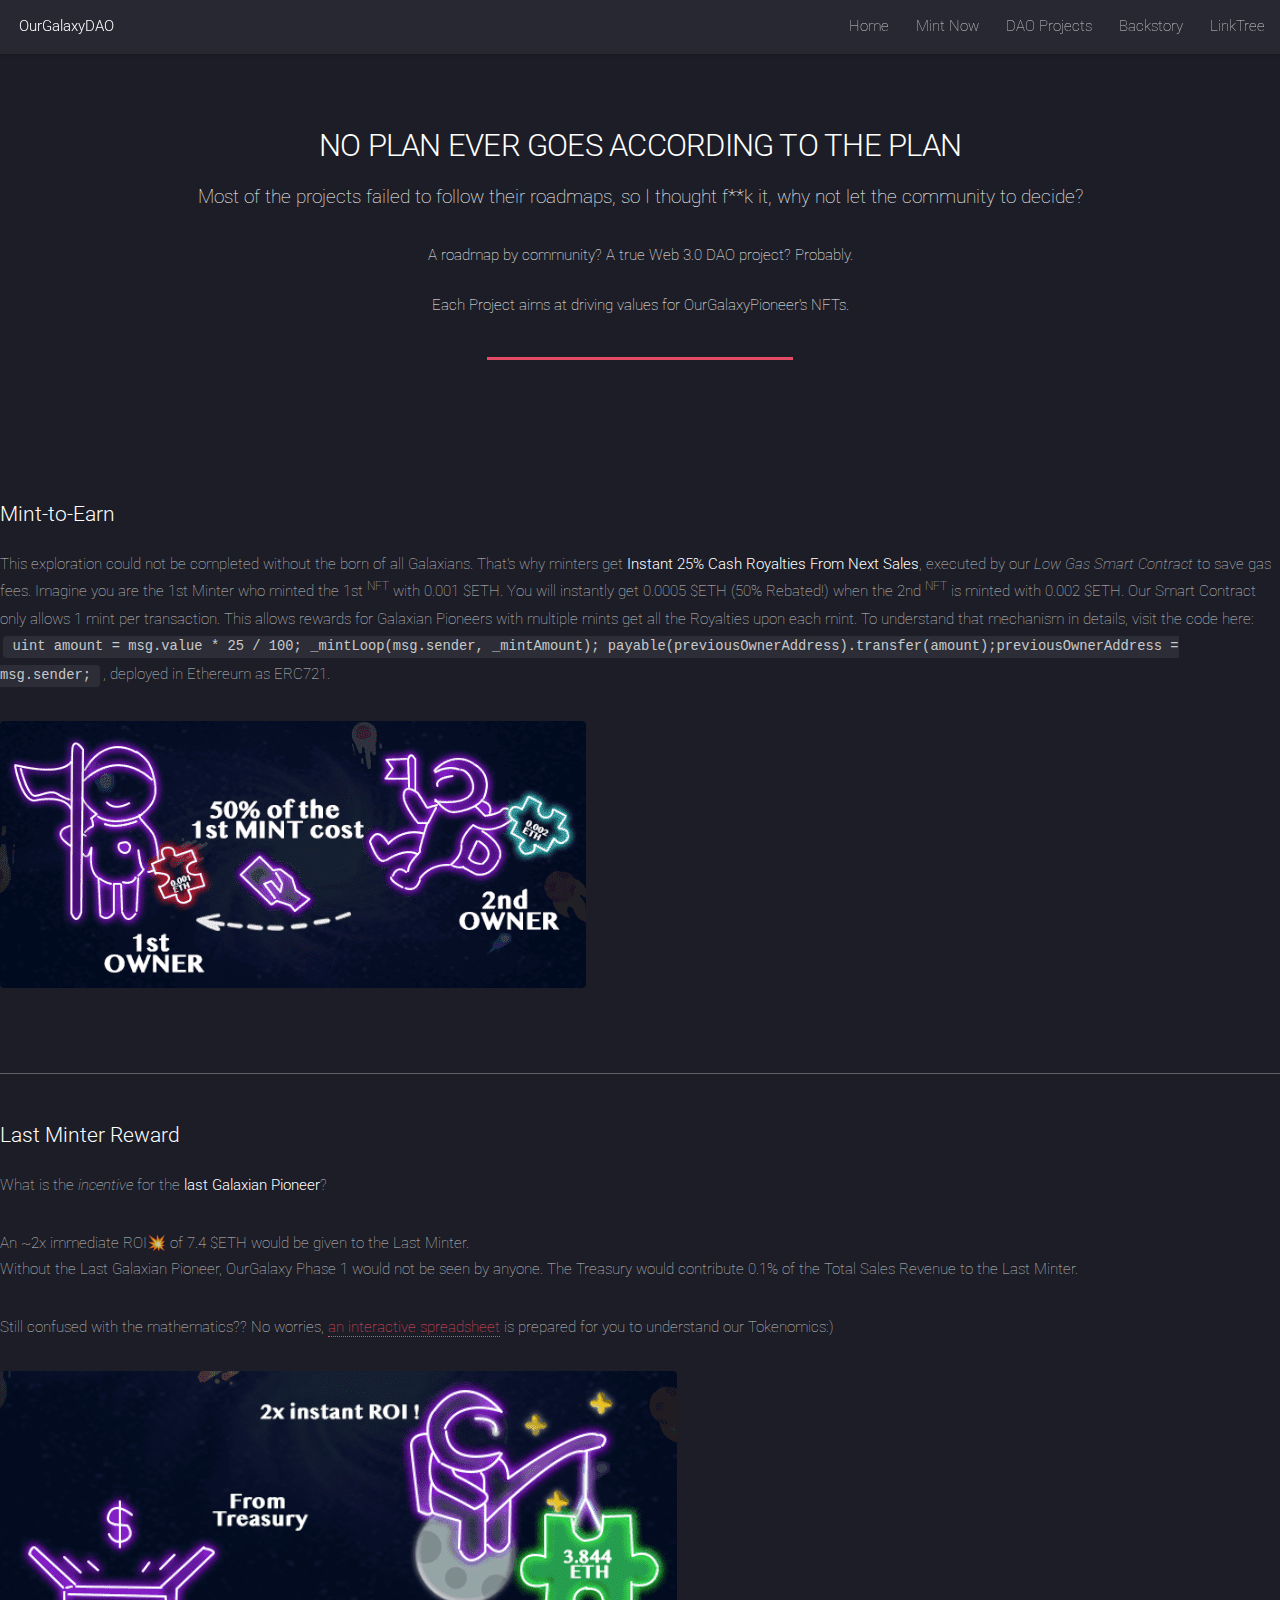
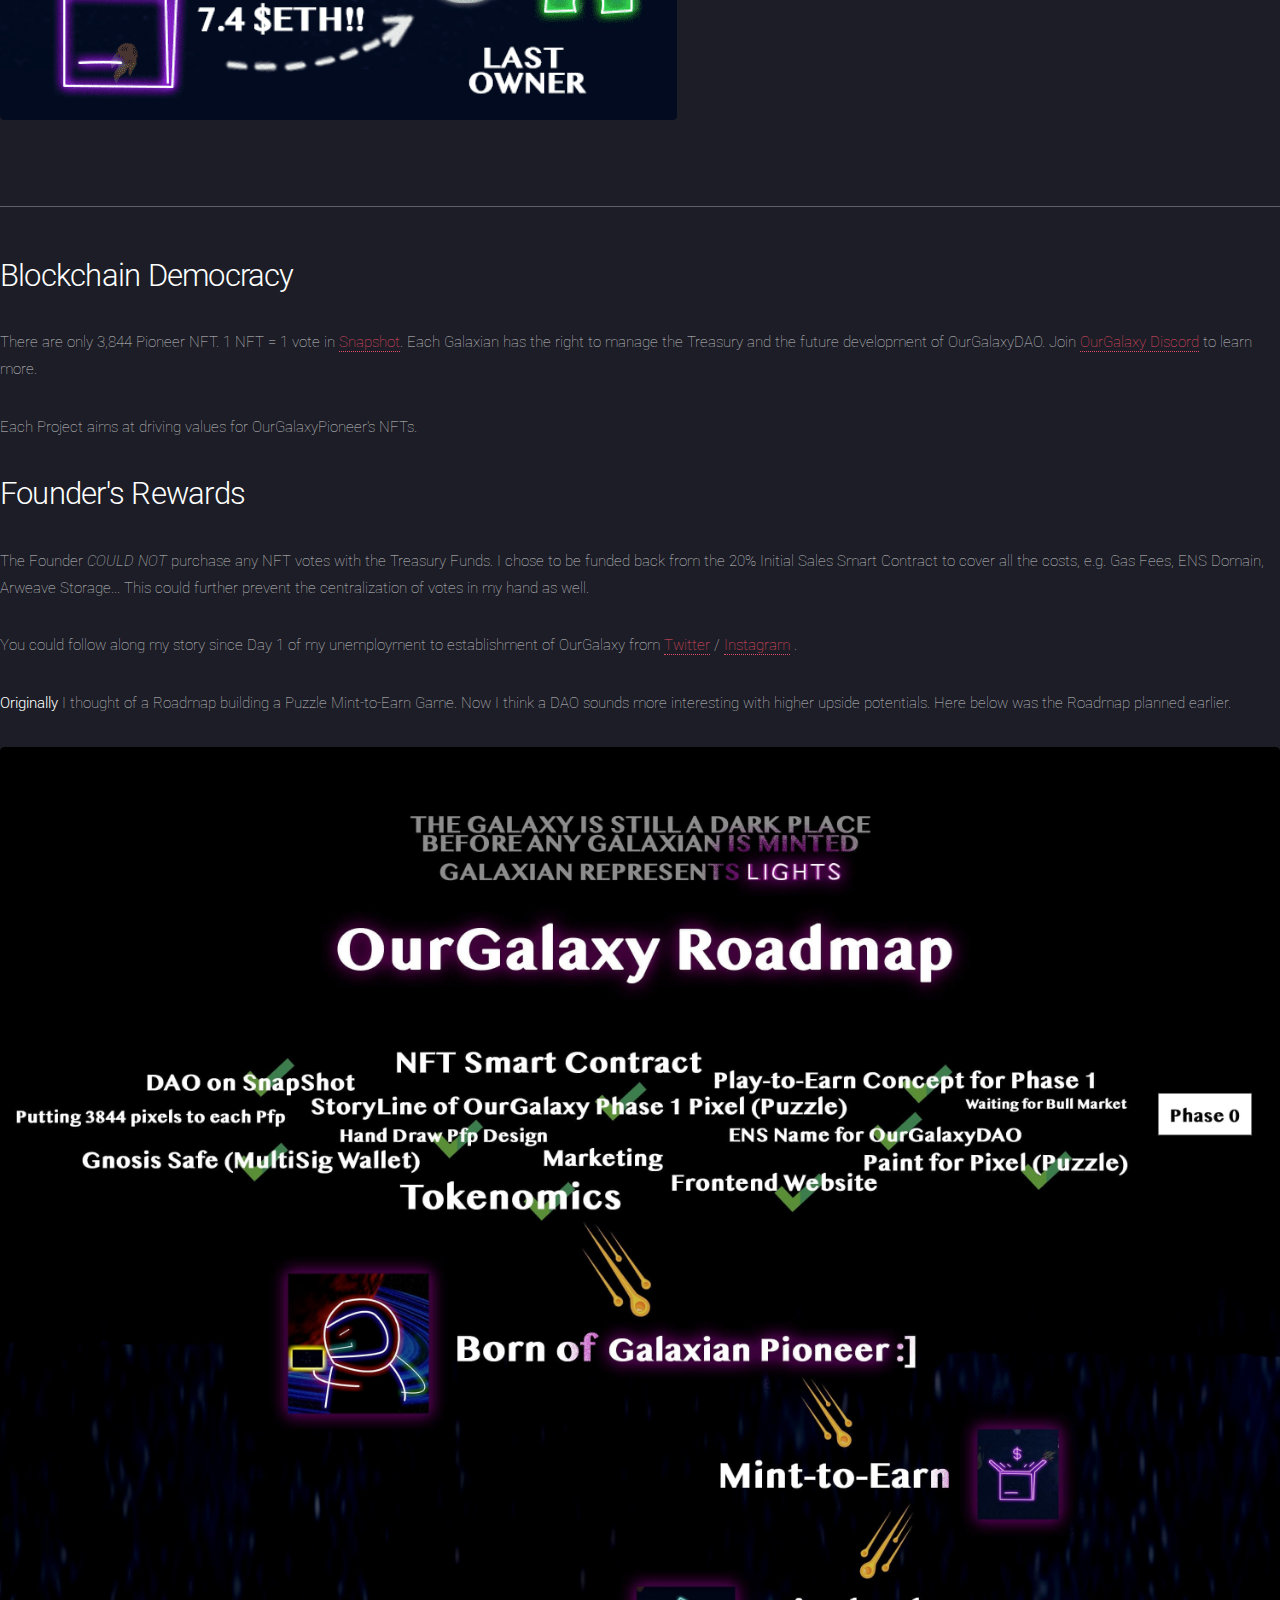
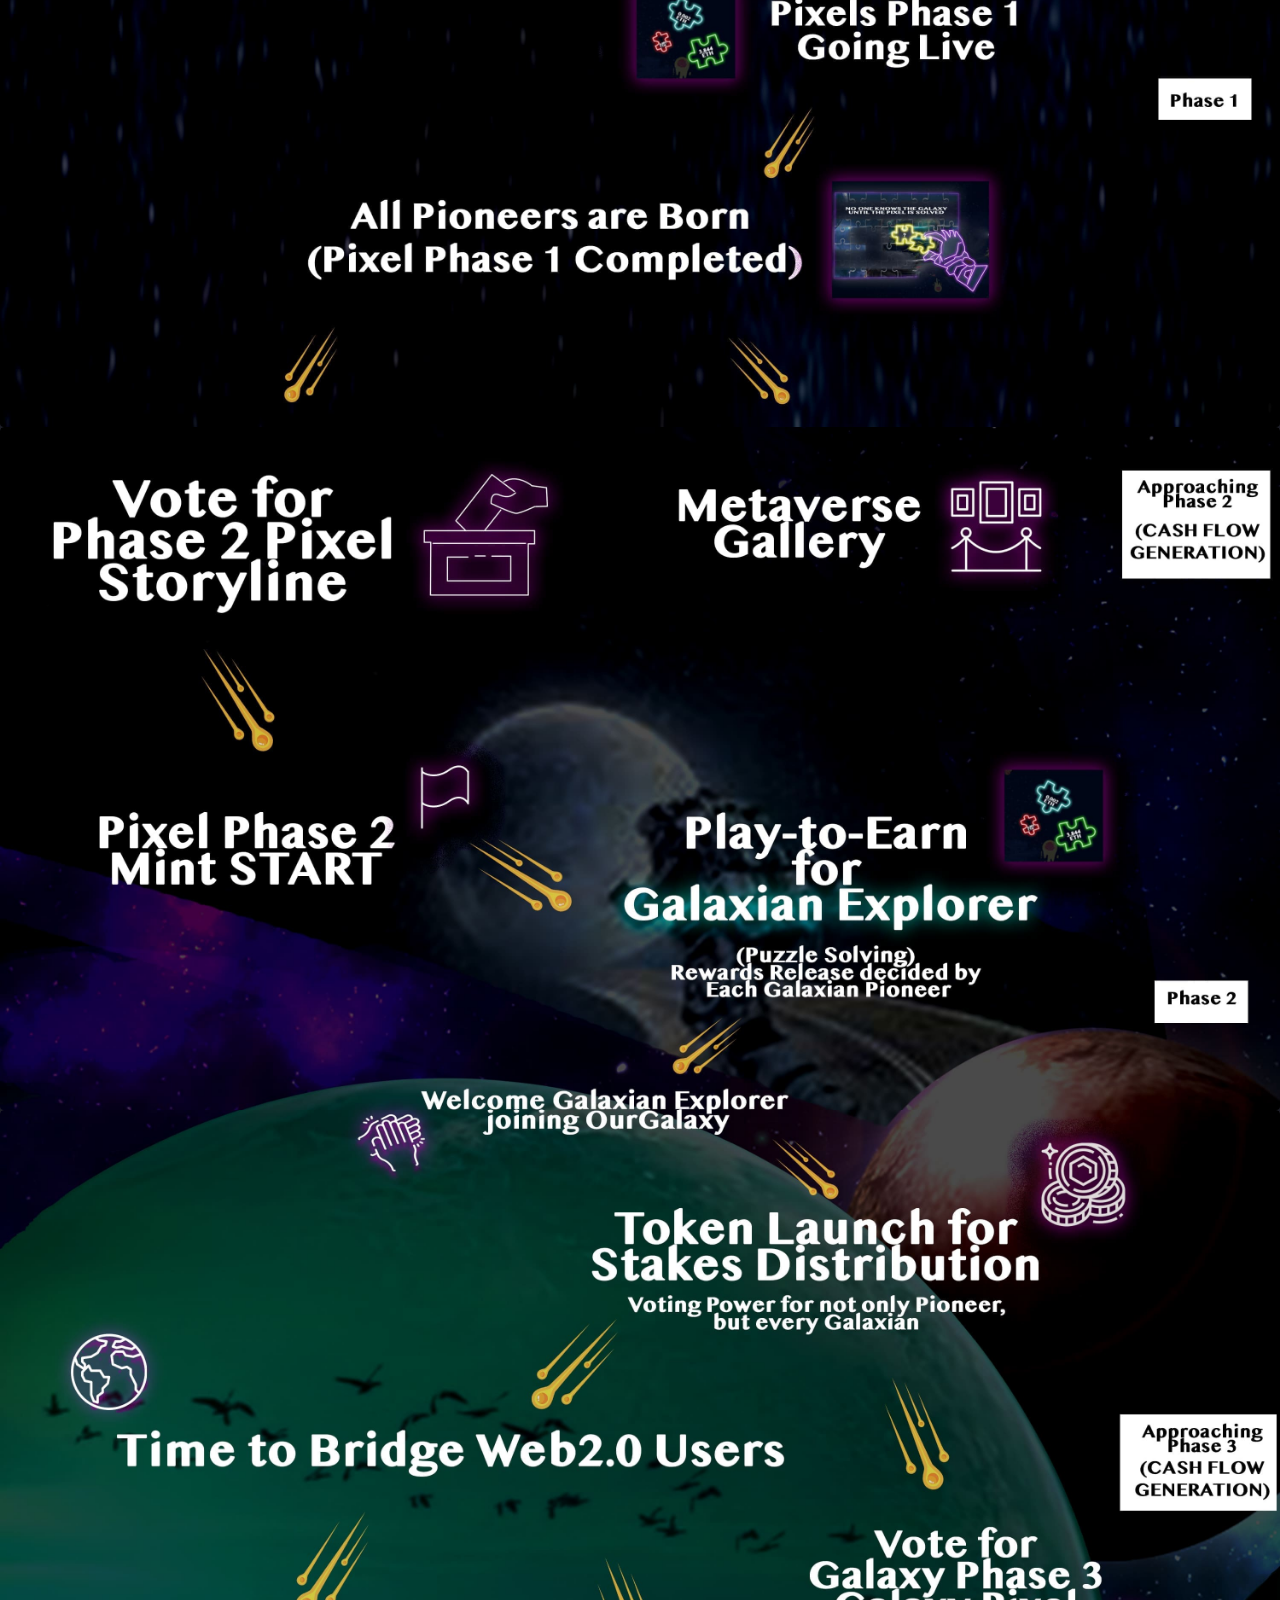
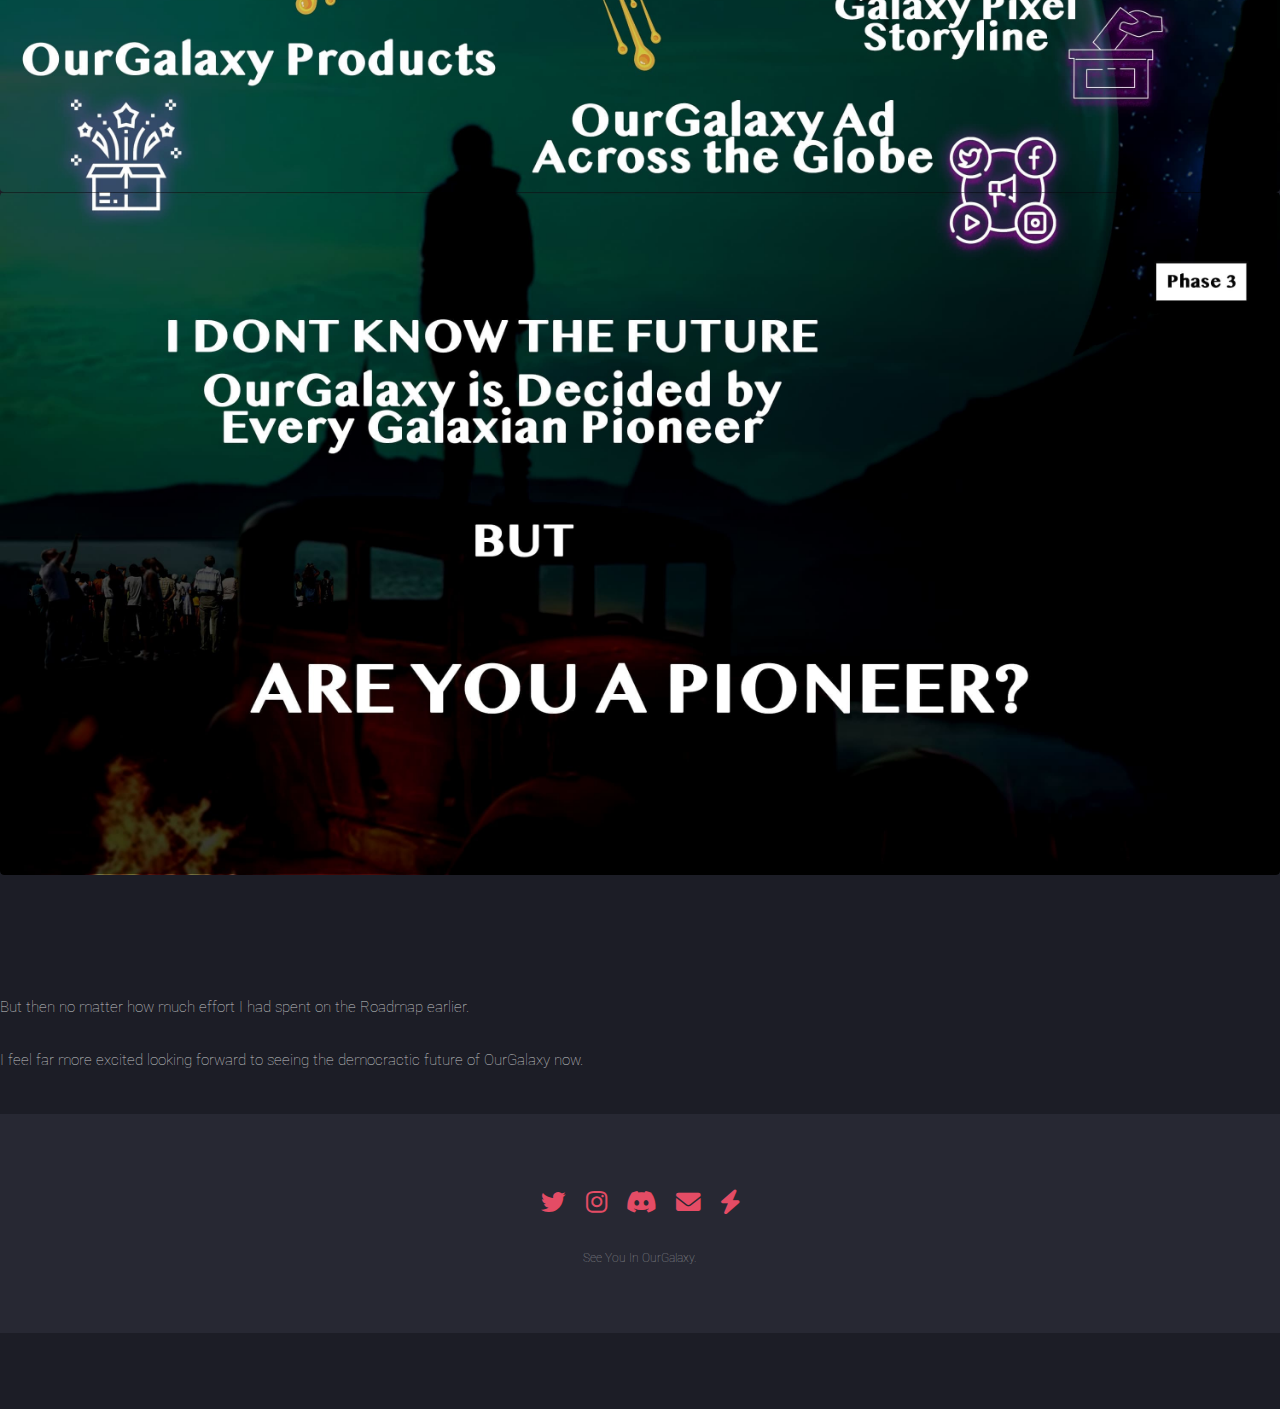
<file: faq.html>
<!DOCTYPE HTML>

<html>
	<head>
		<title>NFT 2.0 - Mint Our GALAXY</title>
		<meta charset="utf-8" />
		<meta name="viewport" content="width=device-width, initial-scale=1, user-scalable=no" />
		<link rel="stylesheet" href="assets/css/main.css" />
		<noscript><link rel="stylesheet" href="assets/css/noscript.css" /></noscript>
	</head>
	<body class="is-preload">
		<div id="page-wrapper">

			<!-- Header -->
			<header id="header">
				<h1 id="logo"><a href="index.html"><b>OurGalaxyDAO</b></a></h1>
				<nav id="nav">
					<ul>
						<li><a href="index.html">Home</a></li>
						<li>
							<a href="#">Mint Now</a>
							<ul>
								<li><a href="mint.html">Mint Guide</a></li>
								<li><a href="https://opensea.io/collection/ourgalaxypioneer"  target="_blank">Opensea</a></li>
								<li><a href="https://looksrare.org/collections/0x56a51F5Cb707f1845B3D9a2D996663992fAdC8cb"  target="_blank">LooksRare</a></li>
							</ul>
						</li>
						<li>
							<a href="#">DAO Projects</a>
							<ul>
								<li><a href="projects.html">Overview</a></li>
								<li><a href="https://snapshot.org/#/ourgalaxy.eth/about" target="_blank">Snapshot Vote</a></li>
							</ul>
						</li>
						<li><a href="faq.html">Backstory</a></li>
						<li><a href="https://linktr.ee/mintourgalaxy" target="_blank">LinkTree</a></li>
					</ul>
					</nav>
				</header>

			<!-- Main -->
				<div id="main" class="wrapper style1">
					<div class="container">
						<header class="major">
							<h2>NO PLAN EVER GOES ACCORDING TO THE PLAN</h2>
							<p>	Most of the projects failed to follow their roadmaps, so I thought f**k it, why not let the community to decide? <br /></p>
							<p>	A roadmap by community? A true Web 3.0 DAO project? Probably.</p>
							<p> Each Project aims at driving values for OurGalaxyPioneer's NFTs. </p>
						</header>
					</div>

			<!-- Main -->
				<article id="main">

					<section class="wrapper style5">
						<div class="inner">

							<section>
								<h3>Mint-to-Earn</h3>
								<p>This exploration could not be completed without the born of all Galaxians. That's why minters get <i></i><strong>Instant 25% Cash Royalties From Next Sales</strong></i>, executed by our <em>Low Gas Smart Contract</em> to save gas fees.
								Imagine you are the 1st Minter who minted the 1st <sup>NFT</sup> with 0.001 $ETH. You will instantly get 0.0005 $ETH (50% Rebated!) when the 2nd <sup>NFT</sup> is minted with 0.002 $ETH.
								Our Smart Contract only allows 1 mint per transaction. This allows rewards for Galaxian Pioneers with multiple mints get all the Royalties upon each mint.
								To understand that mechanism in details, visit the code here: <code>uint amount = msg.value * 25 / 100; _mintLoop(msg.sender, _mintAmount); payable(previousOwnerAddress).transfer(amount);previousOwnerAddress = msg.sender;</code>, deployed in Ethereum as ERC721.</p>
								<p><section class="image fit"><div class="image"><img src="images/royalties.png" alt="" /></div></p></section>
								<hr />
								<h3>Last Minter Reward</h3>
									<p>What is the <i>incentive</i> for the <strong>last Galaxian Pioneer</strong>?</p> An ~2x immediate ROI💥 of 7.4 $ETH would be given to the Last Minter.
									<p>Without the Last Galaxian Pioneer, OurGalaxy Phase 1 would not be seen by anyone. The Treasury would contribute 0.1% of the Total Sales Revenue to the Last Minter.</p>
									<p>Still confused with the mathematics?? No worries, <a href="https://docs.google.com/spreadsheets/d/155JXI-csYr96IThR77pRhFHlfrrN4glrpvBF_ugq-4E/edit?usp=sharing" target="_blank">an interactive spreadsheet</a> is prepared for you to understand our Tokenomics:)</p>
									<p><section class="image fit"><div class="image"><img src="images/last.png" alt="" /></div></p></section>
									<hr />
								<h2>Blockchain Democracy</h2>
								<p>There are only 3,844 Pioneer NFT. 1 NFT = 1 vote in <a href="https://snapshot.org/#/ourgalaxy.eth/about" target="_blank">Snapshot</a>. Each Galaxian has the right to manage the Treasury and the future development of OurGalaxyDAO. Join <a href="https://discord.gg/QsHEJ9bPrt" target="_blank">OurGalaxy Discord</a> to learn more.
								<p>Each Project aims at driving values for OurGalaxyPioneer's NFTs.</p>
								</section>
								<h2>Founder's Rewards</h2>
								<p>The Founder <i>COULD NOT</i> purchase any NFT votes with the Treasury Funds. I chose to be funded back from the 20% Initial Sales Smart Contract to cover all the costs, e.g. Gas Fees, ENS Domain, Arweave Storage... This could further prevent the centralization of votes in my hand as well.</p>
								<p>You could follow along my story since Day 1 of my unemployment to establishment of OurGalaxy from <a href="https://twitter.com/MintOurGalaxy/status/1493161934002085890?s=20&t=gShoYcKa9ZlqLqzW7qm3LQ" target="_blank"> Twitter</a> / <a href="https://www.instagram.com/p/CZ9A9KMPwXt/?utm_medium=share_sheet" target="_blank">Instagram</a> .</p>
								<p><strong>Originally</strong> I thought of a Roadmap building a Puzzle Mint-to-Earn Game. Now I think a DAO sounds more interesting with higher upside potentials. Here below was the Roadmap planned earlier.</p>
					<p><section class="image fit"><div class="image"><img src="images/bg1.jpg" alt="" />
						<section class="image fit"><div class="image"><img src="images/bg2.jpg" alt="" />
						<section class="image fit"><div class="image"><img src="images/bg3.jpg" alt="" />
						<section class="image fit"><div class="image"><img src="images/bg4.jpg" alt="" /></section></section></section>
				But then no matter how much effort I had spent on the Roadmap earlier. <br />
				<br />I feel far more excited looking forward to seeing the democractic future of OurGalaxy now.</section></p>

			<!-- Footer -->
			<footer id="footer">
				<ul class="icons">
					<li><a href="https://twitter.com/MintOurGalaxy"  target="_blank" class="icon brands fa-twitter"><span class="label">Twitter</span></a></li>
					<li><a href="https://www.instagram.com/mintourgalaxy/"  target="_blank" class="icon brands fa-instagram"><span class="label">Instagram</span></a></li>
					<li><a href="https://discord.gg/QsHEJ9bPrt" target="_blank" class="icon brands fa-discord"><span class="label">Discord</span></a></li>
					<li><a href="mailto:admin@MintOurGalaxy.art"  target="_blank" class="icon solid fa-envelope"><span class="label">Email</span></a></li>
					<li><a href="https://snapshot.org/#/ourgalaxy.eth/about"  target="_blank" class="icon solid fa-bolt"><span class="label">Snapshot</span></a></li>
				</ul>
				<ul class="copyright">
					<li>See You In OurGalaxy.</li>
				</ul>
			</footer>

	</div>

	<!-- Scripts -->
		<script src="assets/js/jquery.min.js"></script>
		<script src="assets/js/jquery.scrolly.min.js"></script>
		<script src="assets/js/jquery.dropotron.min.js"></script>
		<script src="assets/js/jquery.scrollex.min.js"></script>
		<script src="assets/js/browser.min.js"></script>
		<script src="assets/js/breakpoints.min.js"></script>
		<script src="assets/js/util.js"></script>
		<script src="assets/js/main.js"></script>

</body>
</html>
</file>
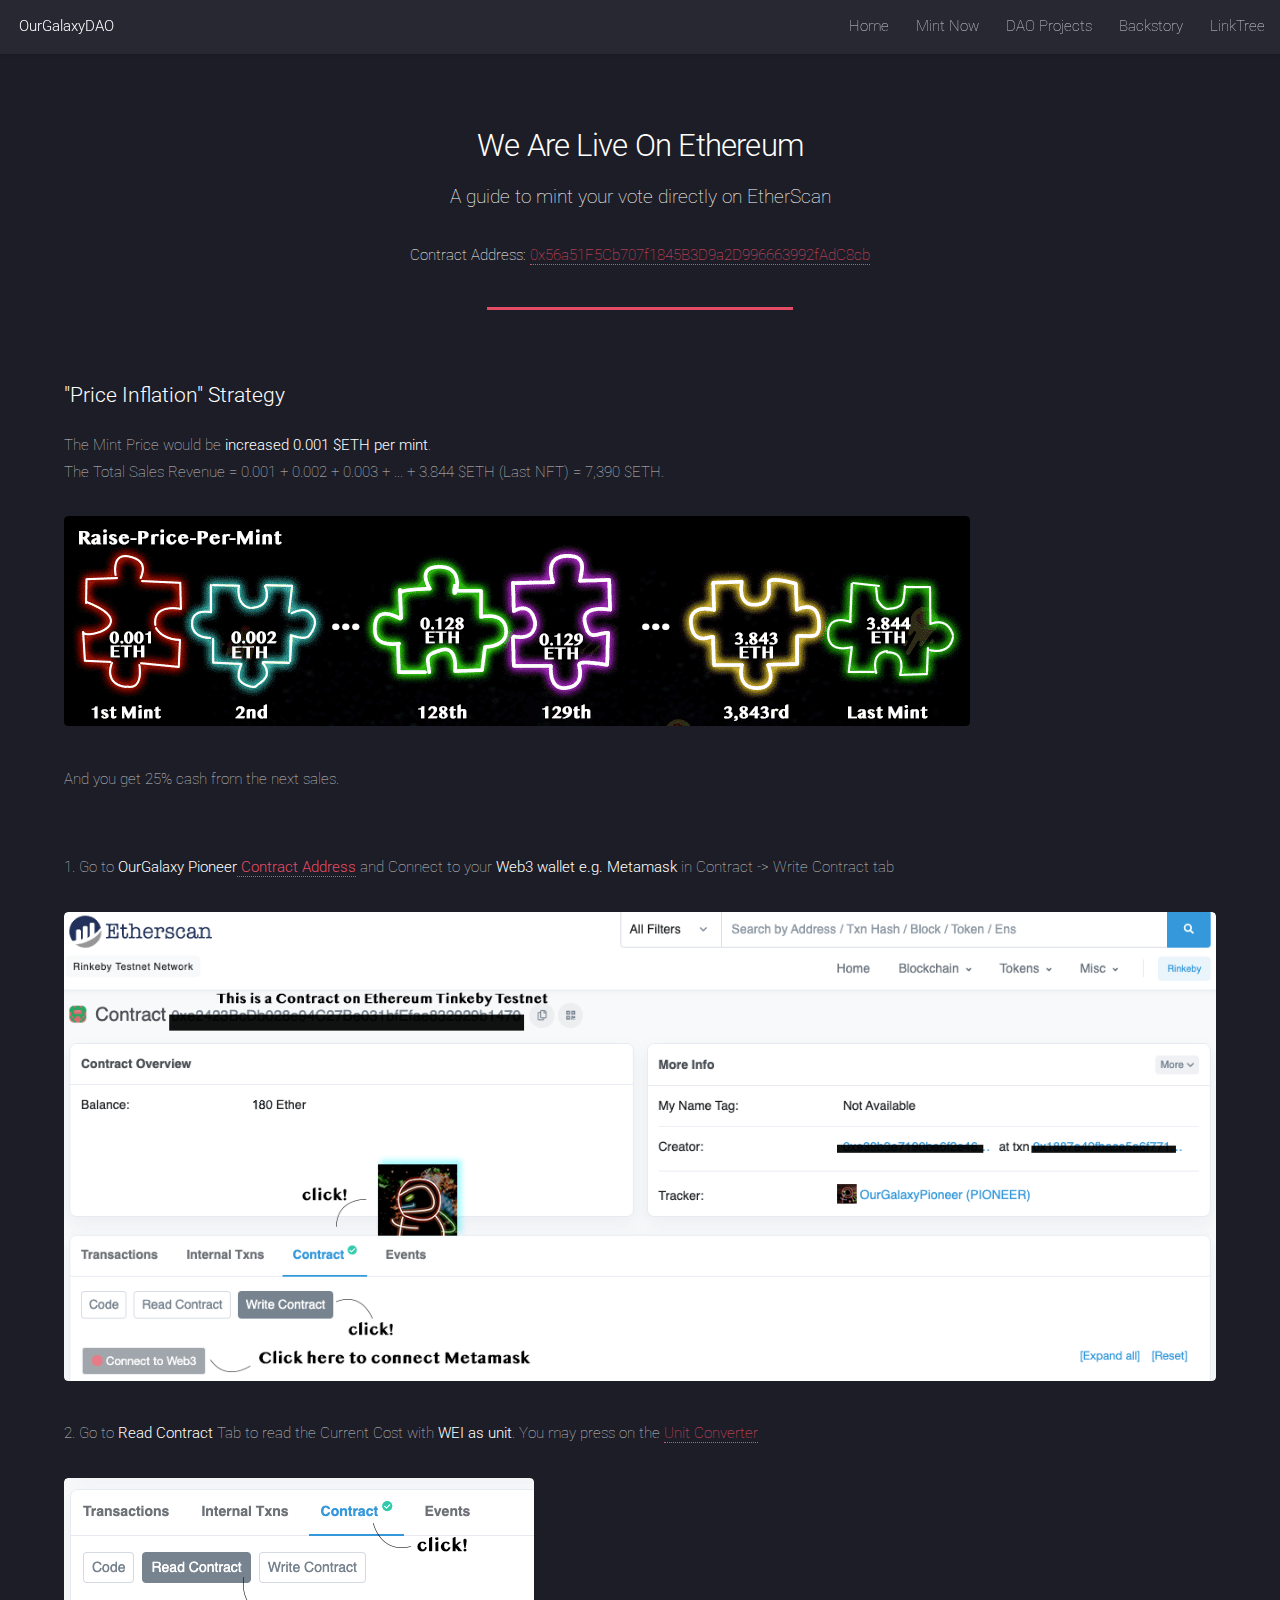
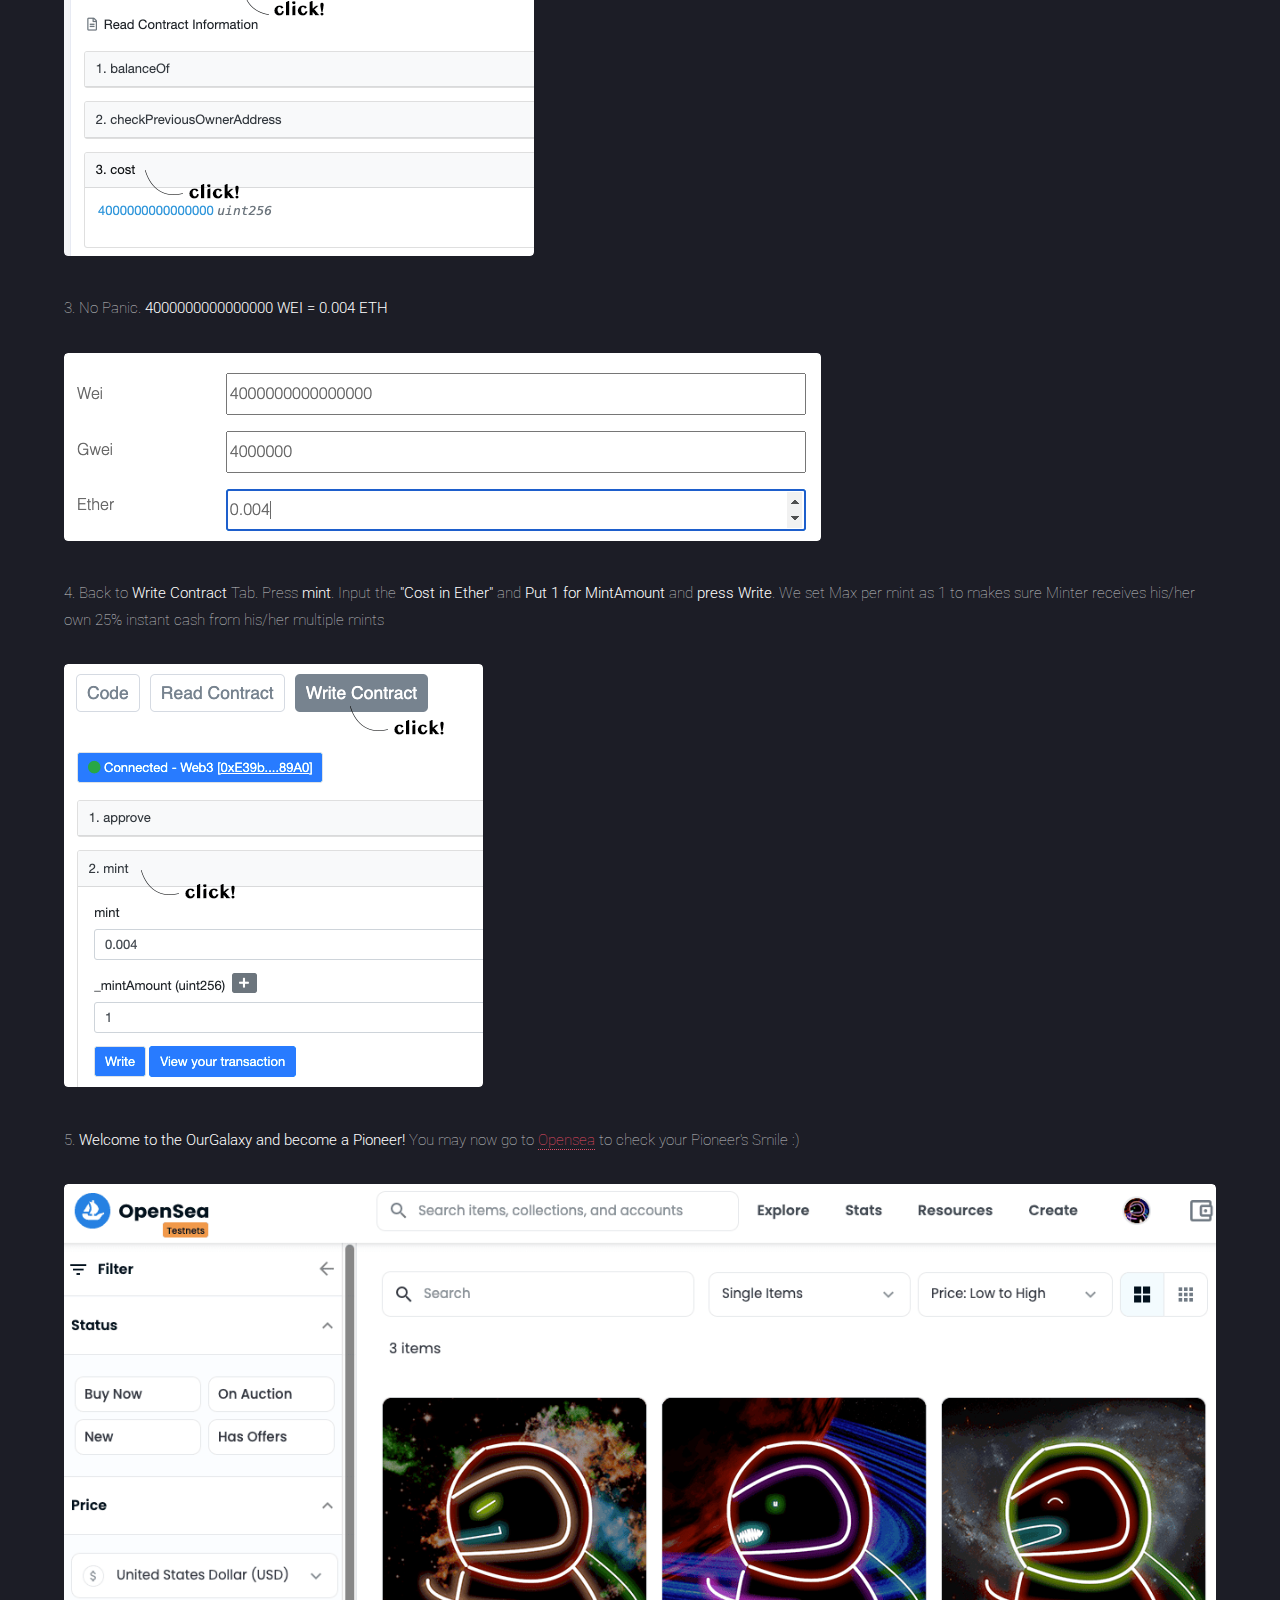
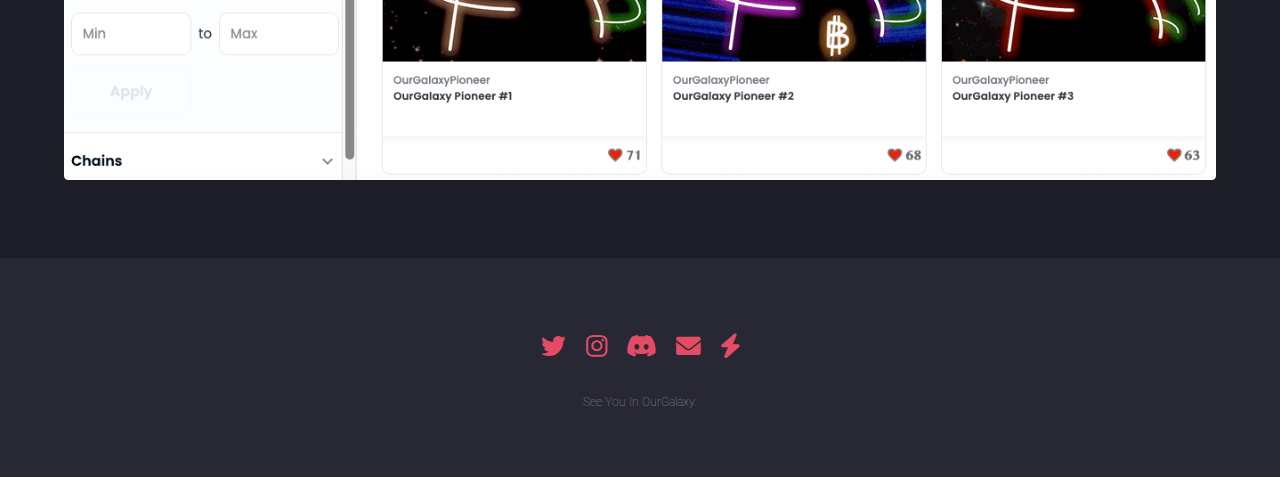
<file: mint.html>
<!DOCTYPE HTML>
<html>
	<head>
		<title>NFT 2.0 - Mint Our GALAXY</title>
		<meta charset="utf-8" />
		<meta name="viewport" content="width=device-width, initial-scale=1, user-scalable=no" />
		<link rel="stylesheet" href="assets/css/main.css" />
		<noscript><link rel="stylesheet" href="assets/css/noscript.css" /></noscript>
	</head>
	<body class="is-preload">
		<div id="page-wrapper">

			<!-- Header -->
			<header id="header">
				<h1 id="logo"><a href="index.html"><b>OurGalaxyDAO</b></a></h1>
				<nav id="nav">
					<ul>
						<li><a href="index.html">Home</a></li>
						<li>
							<a href="#">Mint Now</a>
							<ul>
								<li><a href="mint.html">Mint Guide</a></li>
								<li><a href="https://opensea.io/collection/ourgalaxypioneer"  target="_blank">Opensea</a></li>
								<li><a href="https://looksrare.org/collections/0x56a51F5Cb707f1845B3D9a2D996663992fAdC8cb"  target="_blank">LooksRare</a></li>
							</ul>
						</li>
						<li>
							<a href="#">DAO Projects</a>
							<ul>
								<li><a href="projects.html">Overview</a></li>
								<li><a href="https://snapshot.org/#/ourgalaxy.eth/about" target="_blank">Snapshot Vote</a></li>
							</ul>
						</li>
						<li><a href="faq.html">Backstory</a></li>
						<li><a href="https://linktr.ee/mintourgalaxy" target="_blank">LinkTree</a></li>
					</ul>
					</nav>
				</header>

			<!-- Main -->
				<div id="main" class="wrapper style1">
					<div class="container">
						<header class="major">
							<h2>We Are Live On Ethereum</h2>
							<p>A guide to mint your vote directly on EtherScan</p>
							<p>Contract Address: <a href="https://etherscan.io/address/0x56a51f5cb707f1845b3d9a2d996663992fadc8cb#code" target="_blank">0x56a51F5Cb707f1845B3D9a2D996663992fAdC8cb</a></p>
						</header>
								<h3>"Price Inflation" Strategy</h3>
								<p>The Mint Price would be <strong>increased 0.001 $ETH per mint</strong>.<br /> The Total Sales Revenue = 0.001 + 0.002 + 0.003 + ... + 3.844 $ETH (Last NFT) = 7,390 $ETH.</p>
								<p><section class="image fit"><div class="image"><img src="images/price.png" alt="" /></div></p>
								<p>And you get 25% cash from the next sales.</p></section>
								<p>1. Go to <strong>OurGalaxy Pioneer<a href="https://etherscan.io/address/0x56a51f5cb707f1845b3d9a2d996663992fadc8cb#code" target="_blank"> Contract Address</a></strong> and Connect to your <strong>Web3 wallet e.g. Metamask</strong> in Contract -> Write Contract tab</p>
								<p><section class="image fit"><div class="image"><img src="images/step1.png" alt="" /></section>
								<p>2. Go to <strong>Read Contract</strong> Tab to read the Current Cost with <strong> WEI as unit</strong>. You may press on the <a href="https://eth-converter.com/" target="_blank">Unit Converter</a></p>
								<p><section class="image fit"><div class="image"><img src="images/step2.png" alt="" /></section>
								<p>3. No Panic. <strong>4000000000000000 WEI = 0.004 ETH </strong></p>
								<p><section class="image fit"><div class="image"><img src="images/step3.png" alt="" /></section>
								<p>4. Back to <strong>Write Contract</strong> Tab. Press <strong>mint</strong>. Input the <strong>"Cost in Ether"</strong> and <strong>Put 1 for MintAmount</strong> and <strong>press Write</strong>.  We set Max per mint as 1 to makes sure Minter receives his/her own 25% instant cash from his/her multiple mints </p>	
								<p><section class="image fit"><div class="image"><img src="images/step4.png" alt="" /></section>
								<p>5. <strong>Welcome to the OurGalaxy and become a Pioneer!</strong> You may now go to <a href="#" target="_blank">Opensea</a> to check your Pioneer's Smile :)</p>	
								<p><section class="image fit"><div class="image"><img src="images/step5.png" alt="" /></section>
	
							</div>
						</div>		


			<!-- Footer -->
			<footer id="footer">
				<ul class="icons">
					<li><a href="https://twitter.com/MintOurGalaxy"  target="_blank" class="icon brands fa-twitter"><span class="label">Twitter</span></a></li>
					<li><a href="https://www.instagram.com/mintourgalaxy/"  target="_blank" class="icon brands fa-instagram"><span class="label">Instagram</span></a></li>
					<li><a href="https://discord.gg/QsHEJ9bPrt" target="_blank" class="icon brands fa-discord"><span class="label">Discord</span></a></li>
					<li><a href="mailto:admin@MintOurGalaxy.art"  target="_blank" class="icon solid fa-envelope"><span class="label">Email</span></a></li>
					<li><a href="https://snapshot.org/#/ourgalaxy.eth/about"  target="_blank" class="icon solid fa-bolt"><span class="label">Snapshot</span></a></li>
				</ul>
				<ul class="copyright">
					<li>See You In OurGalaxy.</li>
				</ul>
			</footer>

		</div>

		<!-- Scripts -->
			<script src="assets/js/jquery.min.js"></script>
			<script src="assets/js/jquery.scrolly.min.js"></script>
			<script src="assets/js/jquery.dropotron.min.js"></script>
			<script src="assets/js/jquery.scrollex.min.js"></script>
			<script src="assets/js/browser.min.js"></script>
			<script src="assets/js/breakpoints.min.js"></script>
			<script src="assets/js/util.js"></script>
			<script src="assets/js/main.js"></script>

	</body>
</html>
</file>
<file: assets/css/noscript.css>
/*
	Landed by HTML5 UP
	html5up.net | @ajlkn
	Free for personal and commercial use under the CCA 3.0 license (html5up.net/license)
*/

/* Loader */

	body.landing.is-preload:before {
		display: none;
	}

	body.landing.is-preload:after {
		display: none;
	}
</file>
<file: assets/css/main.css>
@import url("fontawesome-all.min.css");
@import url("https://fonts.googleapis.com/css?family=Roboto:100,300,100italic,300italic");

/*
	Landed by HTML5 UP
	html5up.net | @ajlkn
	Free for personal and commercial use under the CCA 3.0 license (html5up.net/license)
*/

html, body, div, span, applet, object,
iframe, h1, h2, h3, h4, h5, h6, p, blockquote,
pre, a, abbr, acronym, address, big, cite,
code, del, dfn, em, img, ins, kbd, q, s, samp,
small, strike, strong, sub, sup, tt, var, b,
u, i, center, dl, dt, dd, ol, ul, li, fieldset,
form, label, legend, table, caption, tbody,
tfoot, thead, tr, th, td, article, aside,
canvas, details, embed, figure, figcaption,
footer, header, hgroup, menu, nav, output, ruby,
section, summary, time, mark, audio, video {
	margin: 0;
	padding: 0;
	border: 0;
	font-size: 100%;
	font: inherit;
	vertical-align: baseline;}

article, aside, details, figcaption, figure,
footer, header, hgroup, menu, nav, section {
	display: block;}

body {
	line-height: 1;
}

ol, ul {
	list-style: none;
}

blockquote, q {
	quotes: none;
}

	blockquote:before, blockquote:after, q:before, q:after {
		content: '';
		content: none;
	}

table {
	border-collapse: collapse;
	border-spacing: 0;
}

body {
	-webkit-text-size-adjust: none;
}

mark {
	background-color: transparent;
	color: inherit;
}

input::-moz-focus-inner {
	border: 0;
	padding: 0;
}

input, select, textarea {
	-moz-appearance: none;
	-webkit-appearance: none;
	-ms-appearance: none;
	appearance: none;
}

/* Basic */

	html {
		box-sizing: border-box;
	}

	*, *:before, *:after {
		box-sizing: inherit;
	}

	html, body {
		background: #1c1d26;
	}

	body.is-preload *, body.is-preload *:before, body.is-preload *:after {
		-moz-animation: none !important;
		-webkit-animation: none !important;
		-ms-animation: none !important;
		animation: none !important;
		-moz-transition: none !important;
		-webkit-transition: none !important;
		-ms-transition: none !important;
		transition: none !important;
	}

	body, input, select, textarea {
		color: rgba(255, 255, 255, 0.75);
		font-family: "Roboto", Helvetica, sans-serif;
		font-size: 15pt;
		font-weight: 100;
		line-height: 1.75em;
	}

	a {
		-moz-transition: border-color 0.2s ease-in-out, color 0.2s ease-in-out;
		-webkit-transition: border-color 0.2s ease-in-out, color 0.2s ease-in-out;
		-ms-transition: border-color 0.2s ease-in-out, color 0.2s ease-in-out;
		transition: border-color 0.2s ease-in-out, color 0.2s ease-in-out;
		border-bottom: dotted 1px;
		color: #e44c65;
		text-decoration: none;
	}

		a:hover {
			color: #e44c65 !important;
			border-bottom-color: transparent;
		}

	strong, b {
		color: #ffffff;
		font-weight: 300;
	}

	em, i {
		font-style: italic;
	}

	p {
		margin: 0 0 2em 0;
	}

	h1, h2, h3, h4, h5, h6 {
		color: #ffffff;
		font-weight: 300;
		line-height: 1em;
		margin: 0 0 1em 0;
	}

		h1 a, h2 a, h3 a, h4 a, h5 a, h6 a {
			color: inherit;
			border: 0;
		}

	h2 {
		font-size: 2em;
		line-height: 1.5em;
		letter-spacing: -0.025em;
	}

	h3 {
		font-size: 1.35em;
		line-height: 1.5em;
	}

	h4 {
		font-size: 1.1em;
		line-height: 1.5em;
	}

	h5 {
		font-size: 0.9em;
		line-height: 1.5em;
	}

	h6 {
		font-size: 0.7em;
		line-height: 1.5em;
	}

	sub {
		font-size: 0.8em;
		position: relative;
		top: 0.5em;
	}

	sup {
		font-size: 0.8em;
		position: relative;
		top: -0.5em;
	}

	hr {
		border: 0;
		border-bottom: solid 1px rgba(255, 255, 255, 0.3);
		margin: 3em 0;
	}

		hr.major {
			margin: 4em 0;
		}

	blockquote {
		border-left: solid 4px rgba(255, 255, 255, 0.3);
		font-style: italic;
		margin: 0 0 2em 0;
		padding: 0.5em 0 0.5em 2em;
	}

	code {
		background: rgba(255, 255, 255, 0.075);
		border-radius: 4px;
		font-family: "Courier New", monospace;
		font-size: 0.9em;
		margin: 0 0.25em;
		padding: 0.25em 0.65em;
	}

	pre {
		-webkit-overflow-scrolling: touch;
		font-family: "Courier New", monospace;
		font-size: 0.9em;
		margin: 0 0 2em 0;
	}

		pre code {
			display: block;
			line-height: 1.75em;
			padding: 1em 1.5em;
			overflow-x: auto;
		}

	.align-left {
		text-align: left;
	}

	.align-center {
		text-align: center;
	}

	.align-right {
		text-align: right;
	}

/* Loader */

	@-moz-keyframes spinner-show {
		0% {
			opacity: 0;
		}

		100% {
			opacity: 1;
		}
	}

	@-webkit-keyframes spinner-show {
		0% {
			opacity: 0;
		}

		100% {
			opacity: 1;
		}
	}

	@-ms-keyframes spinner-show {
		0% {
			opacity: 0;
		}

		100% {
			opacity: 1;
		}
	}

	@keyframes spinner-show {
		0% {
			opacity: 0;
		}

		100% {
			opacity: 1;
		}
	}

	@-moz-keyframes spinner-hide {
		0% {
			color: rgba(255, 255, 255, 0.15);
			z-index: 100001;
			-moz-transform: scale(1) rotate(0deg);
			-webkit-transform: scale(1) rotate(0deg);
			-ms-transform: scale(1) rotate(0deg);
			transform: scale(1) rotate(0deg);
		}

		99% {
			color: #1c1d26;
			z-index: 100001;
			-moz-transform: scale(0.5) rotate(360deg);
			-webkit-transform: scale(0.5) rotate(360deg);
			-ms-transform: scale(0.5) rotate(360deg);
			transform: scale(0.5) rotate(360deg);
		}

		100% {
			color: #1c1d26;
			z-index: -1;
			-moz-transform: scale(0.5) rotate(360deg);
			-webkit-transform: scale(0.5) rotate(360deg);
			-ms-transform: scale(0.5) rotate(360deg);
			transform: scale(0.5) rotate(360deg);
		}
	}

	@-webkit-keyframes spinner-hide {
		0% {
			color: rgba(255, 255, 255, 0.15);
			z-index: 100001;
			-moz-transform: scale(1) rotate(0deg);
			-webkit-transform: scale(1) rotate(0deg);
			-ms-transform: scale(1) rotate(0deg);
			transform: scale(1) rotate(0deg);
		}

		99% {
			color: #1c1d26;
			z-index: 100001;
			-moz-transform: scale(0.5) rotate(360deg);
			-webkit-transform: scale(0.5) rotate(360deg);
			-ms-transform: scale(0.5) rotate(360deg);
			transform: scale(0.5) rotate(360deg);
		}

		100% {
			color: #1c1d26;
			z-index: -1;
			-moz-transform: scale(0.5) rotate(360deg);
			-webkit-transform: scale(0.5) rotate(360deg);
			-ms-transform: scale(0.5) rotate(360deg);
			transform: scale(0.5) rotate(360deg);
		}
	}

	@-ms-keyframes spinner-hide {
		0% {
			color: rgba(255, 255, 255, 0.15);
			z-index: 100001;
			-moz-transform: scale(1) rotate(0deg);
			-webkit-transform: scale(1) rotate(0deg);
			-ms-transform: scale(1) rotate(0deg);
			transform: scale(1) rotate(0deg);
		}

		99% {
			color: #1c1d26;
			z-index: 100001;
			-moz-transform: scale(0.5) rotate(360deg);
			-webkit-transform: scale(0.5) rotate(360deg);
			-ms-transform: scale(0.5) rotate(360deg);
			transform: scale(0.5) rotate(360deg);
		}

		100% {
			color: #1c1d26;
			z-index: -1;
			-moz-transform: scale(0.5) rotate(360deg);
			-webkit-transform: scale(0.5) rotate(360deg);
			-ms-transform: scale(0.5) rotate(360deg);
			transform: scale(0.5) rotate(360deg);
		}
	}

	@keyframes spinner-hide {
		0% {
			color: rgba(255, 255, 255, 0.15);
			z-index: 100001;
			-moz-transform: scale(1) rotate(0deg);
			-webkit-transform: scale(1) rotate(0deg);
			-ms-transform: scale(1) rotate(0deg);
			transform: scale(1) rotate(0deg);
		}

		99% {
			color: #1c1d26;
			z-index: 100001;
			-moz-transform: scale(0.5) rotate(360deg);
			-webkit-transform: scale(0.5) rotate(360deg);
			-ms-transform: scale(0.5) rotate(360deg);
			transform: scale(0.5) rotate(360deg);
		}

		100% {
			color: #1c1d26;
			z-index: -1;
			-moz-transform: scale(0.5) rotate(360deg);
			-webkit-transform: scale(0.5) rotate(360deg);
			-ms-transform: scale(0.5) rotate(360deg);
			transform: scale(0.5) rotate(360deg);
		}
	}

	@-moz-keyframes spinner-rotate {
		0% {
			-moz-transform: scale(1) rotate(0deg);
			-webkit-transform: scale(1) rotate(0deg);
			-ms-transform: scale(1) rotate(0deg);
			transform: scale(1) rotate(0deg);
		}

		100% {
			-moz-transform: scale(1) rotate(360deg);
			-webkit-transform: scale(1) rotate(360deg);
			-ms-transform: scale(1) rotate(360deg);
			transform: scale(1) rotate(360deg);
		}
	}

	@-webkit-keyframes spinner-rotate {
		0% {
			-moz-transform: scale(1) rotate(0deg);
			-webkit-transform: scale(1) rotate(0deg);
			-ms-transform: scale(1) rotate(0deg);
			transform: scale(1) rotate(0deg);
		}

		100% {
			-moz-transform: scale(1) rotate(360deg);
			-webkit-transform: scale(1) rotate(360deg);
			-ms-transform: scale(1) rotate(360deg);
			transform: scale(1) rotate(360deg);
		}
	}

	@-ms-keyframes spinner-rotate {
		0% {
			-moz-transform: scale(1) rotate(0deg);
			-webkit-transform: scale(1) rotate(0deg);
			-ms-transform: scale(1) rotate(0deg);
			transform: scale(1) rotate(0deg);
		}

		100% {
			-moz-transform: scale(1) rotate(360deg);
			-webkit-transform: scale(1) rotate(360deg);
			-ms-transform: scale(1) rotate(360deg);
			transform: scale(1) rotate(360deg);
		}
	}

	@keyframes spinner-rotate {
		0% {
			-moz-transform: scale(1) rotate(0deg);
			-webkit-transform: scale(1) rotate(0deg);
			-ms-transform: scale(1) rotate(0deg);
			transform: scale(1) rotate(0deg);
		}

		100% {
			-moz-transform: scale(1) rotate(360deg);
			-webkit-transform: scale(1) rotate(360deg);
			-ms-transform: scale(1) rotate(360deg);
			transform: scale(1) rotate(360deg);
		}
	}

	@-moz-keyframes overlay-hide {
		0% {
			opacity: 1;
			z-index: 100000;
		}

		15% {
			opacity: 1;
			z-index: 100000;
		}

		99% {
			opacity: 0;
			z-index: 100000;
		}

		100% {
			opacity: 0;
			z-index: -1;
		}
	}

	@-webkit-keyframes overlay-hide {
		0% {
			opacity: 1;
			z-index: 100000;
		}

		15% {
			opacity: 1;
			z-index: 100000;
		}

		99% {
			opacity: 0;
			z-index: 100000;
		}

		100% {
			opacity: 0;
			z-index: -1;
		}
	}

	@-ms-keyframes overlay-hide {
		0% {
			opacity: 1;
			z-index: 100000;
		}

		15% {
			opacity: 1;
			z-index: 100000;
		}

		99% {
			opacity: 0;
			z-index: 100000;
		}

		100% {
			opacity: 0;
			z-index: -1;
		}
	}

	@keyframes overlay-hide {
		0% {
			opacity: 1;
			z-index: 100000;
		}

		15% {
			opacity: 1;
			z-index: 100000;
		}

		99% {
			opacity: 0;
			z-index: 100000;
		}

		100% {
			opacity: 0;
			z-index: -1;
		}
	}

	body.landing {
		text-decoration: none;
	}

		body.landing:before {
			-moz-osx-font-smoothing: grayscale;
			-webkit-font-smoothing: antialiased;
			display: inline-block;
			font-style: normal;
			font-variant: normal;
			text-rendering: auto;
			line-height: 1;
			text-transform: none !important;
			font-family: 'Font Awesome 5 Free';
			font-weight: 900;
		}

		body.landing:before {
			-moz-animation: spinner-show 1.5s 1 0.25s ease forwards, spinner-hide 0.25s ease-in-out forwards !important;
			-webkit-animation: spinner-show 1.5s 1 0.25s ease forwards, spinner-hide 0.25s ease-in-out forwards !important;
			-ms-animation: spinner-show 1.5s 1 0.25s ease forwards, spinner-hide 0.25s ease-in-out forwards !important;
			animation: spinner-show 1.5s 1 0.25s ease forwards, spinner-hide 0.25s ease-in-out forwards !important;
			-moz-transform-origin: 50% 50%;
			-webkit-transform-origin: 50% 50%;
			-ms-transform-origin: 50% 50%;
			transform-origin: 50% 50%;
			color: rgba(255, 255, 255, 0.15);
			content: '\f1ce';
			cursor: default;
			display: block;
			font-size: 2em;
			height: 2em;
			left: 50%;
			line-height: 2em;
			margin: -1em 0 0 -1em;
			opacity: 0;
			position: fixed;
			text-align: center;
			top: 50%;
			width: 2em;
			z-index: -1;
		}

		body.landing:after {
			-moz-animation: overlay-hide 1.5s ease-in forwards !important;
			-webkit-animation: overlay-hide 1.5s ease-in forwards !important;
			-ms-animation: overlay-hide 1.5s ease-in forwards !important;
			animation: overlay-hide 1.5s ease-in forwards !important;
			background: #1c1d26;
			content: '';
			display: block;
			height: 100%;
			left: 0;
			opacity: 0;
			position: fixed;
			top: 0;
			width: 100%;
			z-index: -1;
		}

		body.landing.is-preload:before {
			-moz-animation: spinner-show 1.5s 1 0.25s ease forwards, spinner-rotate 0.75s infinite linear !important;
			-webkit-animation: spinner-show 1.5s 1 0.25s ease forwards, spinner-rotate 0.75s infinite linear !important;
			-ms-animation: spinner-show 1.5s 1 0.25s ease forwards, spinner-rotate 0.75s infinite linear !important;
			animation: spinner-show 1.5s 1 0.25s ease forwards, spinner-rotate 0.75s infinite linear !important;
			z-index: 100001;
		}

		body.landing.is-preload:after {
			-moz-animation: none !important;
			-webkit-animation: none !important;
			-ms-animation: none !important;
			animation: none !important;
			opacity: 1;
			z-index: 100000;
		}

	@media (-webkit-min-device-pixel-ratio: 2) {

		body.landing:before {
			line-height: 2.025em;
		}

	}

/* Container */

	.container {
		margin: 0 auto;
		max-width: calc(100% - 4em);
		width: 70em;
	}

		.container.xsmall {
			width: 17.5em;
		}

		.container.small {
			width: 35em;
		}

		.container.medium {
			width: 52.5em;
		}

		.container.large {
			width: 87.5em;
		}

		.container.xlarge {
			width: 105em;
		}

		.container.max {
			width: 100%;
		}

		@media screen and (max-width: 1280px) {

			.container {
				width: 90%;
				max-width: 100%;
			}

		}

		@media screen and (max-width: 980px) {

			.container {
				width: 100% !important;
			}

		}

/* Row */

	.row {
		display: flex;
		flex-wrap: wrap;
		box-sizing: border-box;
		align-items: stretch;
	}

		.row > * {
			box-sizing: border-box;
		}

		.row.gtr-uniform > * > :last-child {
			margin-bottom: 0;
		}

		.row.aln-left {
			justify-content: flex-start;
		}

		.row.aln-center {
			justify-content: center;
		}

		.row.aln-right {
			justify-content: flex-end;
		}

		.row.aln-top {
			align-items: flex-start;
		}

		.row.aln-middle {
			align-items: center;
		}

		.row.aln-bottom {
			align-items: flex-end;
		}

		.row > .imp {
			order: -1;
		}

		.row > .col-1 {
			width: 8.33333%;
		}

		.row > .off-1 {
			margin-left: 8.33333%;
		}

		.row > .col-2 {
			width: 16.66667%;
		}

		.row > .off-2 {
			margin-left: 16.66667%;
		}

		.row > .col-3 {
			width: 25%;
		}

		.row > .off-3 {
			margin-left: 25%;
		}

		.row > .col-4 {
			width: 33.33333%;
		}

		.row > .off-4 {
			margin-left: 33.33333%;
		}

		.row > .col-5 {
			width: 41.66667%;
		}

		.row > .off-5 {
			margin-left: 41.66667%;
		}

		.row > .col-6 {
			width: 50%;
		}

		.row > .off-6 {
			margin-left: 50%;
		}

		.row > .col-7 {
			width: 58.33333%;
		}

		.row > .off-7 {
			margin-left: 58.33333%;
		}

		.row > .col-8 {
			width: 66.66667%;
		}

		.row > .off-8 {
			margin-left: 66.66667%;
		}

		.row > .col-9 {
			width: 75%;
		}

		.row > .off-9 {
			margin-left: 75%;
		}

		.row > .col-10 {
			width: 83.33333%;
		}

		.row > .off-10 {
			margin-left: 83.33333%;
		}

		.row > .col-11 {
			width: 91.66667%;
		}

		.row > .off-11 {
			margin-left: 91.66667%;
		}

		.row > .col-12 {
			width: 100%;
		}

		.row > .off-12 {
			margin-left: 100%;
		}

		.row.gtr-0 {
			margin-top: 0;
			margin-left: 0em;
		}

			.row.gtr-0 > * {
				padding: 0 0 0 0em;
			}

			.row.gtr-0.gtr-uniform {
				margin-top: 0em;
			}

				.row.gtr-0.gtr-uniform > * {
					padding-top: 0em;
				}

		.row.gtr-25 {
			margin-top: 0;
			margin-left: -0.625em;
		}

			.row.gtr-25 > * {
				padding: 0 0 0 0.625em;
			}

			.row.gtr-25.gtr-uniform {
				margin-top: -0.625em;
			}

				.row.gtr-25.gtr-uniform > * {
					padding-top: 0.625em;
				}

		.row.gtr-50 {
			margin-top: 0;
			margin-left: -1.25em;
		}

			.row.gtr-50 > * {
				padding: 0 0 0 1.25em;
			}

			.row.gtr-50.gtr-uniform {
				margin-top: -1.25em;
			}

				.row.gtr-50.gtr-uniform > * {
					padding-top: 1.25em;
				}

		.row {
			margin-top: 0;
			margin-left: -2.5em;
		}

			.row > * {
				padding: 0 0 0 2.5em;
			}

			.row.gtr-uniform {
				margin-top: -2.5em;
			}

				.row.gtr-uniform > * {
					padding-top: 2.5em;
				}

		.row.gtr-150 {
			margin-top: 0;
			margin-left: -3.75em;
		}

			.row.gtr-150 > * {
				padding: 0 0 0 3.75em;
			}

			.row.gtr-150.gtr-uniform {
				margin-top: -3.75em;
			}

				.row.gtr-150.gtr-uniform > * {
					padding-top: 3.75em;
				}

		.row.gtr-200 {
			margin-top: 0;
			margin-left: -5em;
		}

			.row.gtr-200 > * {
				padding: 0 0 0 5em;
			}

			.row.gtr-200.gtr-uniform {
				margin-top: -5em;
			}

				.row.gtr-200.gtr-uniform > * {
					padding-top: 5em;
				}

		@media screen and (max-width: 1680px) {

			.row {
				display: flex;
				flex-wrap: wrap;
				box-sizing: border-box;
				align-items: stretch;
			}

				.row > * {
					box-sizing: border-box;
				}

				.row.gtr-uniform > * > :last-child {
					margin-bottom: 0;
				}

				.row.aln-left {
					justify-content: flex-start;
				}

				.row.aln-center {
					justify-content: center;
				}

				.row.aln-right {
					justify-content: flex-end;
				}

				.row.aln-top {
					align-items: flex-start;
				}

				.row.aln-middle {
					align-items: center;
				}

				.row.aln-bottom {
					align-items: flex-end;
				}

				.row > .imp-xlarge {
					order: -1;
				}

				.row > .col-1-xlarge {
					width: 8.33333%;
				}

				.row > .off-1-xlarge {
					margin-left: 8.33333%;
				}

				.row > .col-2-xlarge {
					width: 16.66667%;
				}

				.row > .off-2-xlarge {
					margin-left: 16.66667%;
				}

				.row > .col-3-xlarge {
					width: 25%;
				}

				.row > .off-3-xlarge {
					margin-left: 25%;
				}

				.row > .col-4-xlarge {
					width: 33.33333%;
				}

				.row > .off-4-xlarge {
					margin-left: 33.33333%;
				}

				.row > .col-5-xlarge {
					width: 41.66667%;
				}

				.row > .off-5-xlarge {
					margin-left: 41.66667%;
				}

				.row > .col-6-xlarge {
					width: 50%;
				}

				.row > .off-6-xlarge {
					margin-left: 50%;
				}

				.row > .col-7-xlarge {
					width: 58.33333%;
				}

				.row > .off-7-xlarge {
					margin-left: 58.33333%;
				}

				.row > .col-8-xlarge {
					width: 66.66667%;
				}

				.row > .off-8-xlarge {
					margin-left: 66.66667%;
				}

				.row > .col-9-xlarge {
					width: 75%;
				}

				.row > .off-9-xlarge {
					margin-left: 75%;
				}

				.row > .col-10-xlarge {
					width: 83.33333%;
				}

				.row > .off-10-xlarge {
					margin-left: 83.33333%;
				}

				.row > .col-11-xlarge {
					width: 91.66667%;
				}

				.row > .off-11-xlarge {
					margin-left: 91.66667%;
				}

				.row > .col-12-xlarge {
					width: 100%;
				}

				.row > .off-12-xlarge {
					margin-left: 100%;
				}

				.row.gtr-0 {
					margin-top: 0;
					margin-left: 0em;
				}

					.row.gtr-0 > * {
						padding: 0 0 0 0em;
					}

					.row.gtr-0.gtr-uniform {
						margin-top: 0em;
					}

						.row.gtr-0.gtr-uniform > * {
							padding-top: 0em;
						}

				.row.gtr-25 {
					margin-top: 0;
					margin-left: -0.625em;
				}

					.row.gtr-25 > * {
						padding: 0 0 0 0.625em;
					}

					.row.gtr-25.gtr-uniform {
						margin-top: -0.625em;
					}

						.row.gtr-25.gtr-uniform > * {
							padding-top: 0.625em;
						}

				.row.gtr-50 {
					margin-top: 0;
					margin-left: -1.25em;
				}

					.row.gtr-50 > * {
						padding: 0 0 0 1.25em;
					}

					.row.gtr-50.gtr-uniform {
						margin-top: -1.25em;
					}

						.row.gtr-50.gtr-uniform > * {
							padding-top: 1.25em;
						}

				.row {
					margin-top: 0;
					margin-left: -2.5em;
				}

					.row > * {
						padding: 0 0 0 2.5em;
					}

					.row.gtr-uniform {
						margin-top: -2.5em;
					}

						.row.gtr-uniform > * {
							padding-top: 2.5em;
						}

				.row.gtr-150 {
					margin-top: 0;
					margin-left: -3.75em;
				}

					.row.gtr-150 > * {
						padding: 0 0 0 3.75em;
					}

					.row.gtr-150.gtr-uniform {
						margin-top: -3.75em;
					}

						.row.gtr-150.gtr-uniform > * {
							padding-top: 3.75em;
						}

				.row.gtr-200 {
					margin-top: 0;
					margin-left: -5em;
				}

					.row.gtr-200 > * {
						padding: 0 0 0 5em;
					}

					.row.gtr-200.gtr-uniform {
						margin-top: -5em;
					}

						.row.gtr-200.gtr-uniform > * {
							padding-top: 5em;
						}

		}

		@media screen and (max-width: 1280px) {

			.row {
				display: flex;
				flex-wrap: wrap;
				box-sizing: border-box;
				align-items: stretch;
			}

				.row > * {
					box-sizing: border-box;
				}

				.row.gtr-uniform > * > :last-child {
					margin-bottom: 0;
				}

				.row.aln-left {
					justify-content: flex-start;
				}

				.row.aln-center {
					justify-content: center;
				}

				.row.aln-right {
					justify-content: flex-end;
				}

				.row.aln-top {
					align-items: flex-start;
				}

				.row.aln-middle {
					align-items: center;
				}

				.row.aln-bottom {
					align-items: flex-end;
				}

				.row > .imp-large {
					order: -1;
				}

				.row > .col-1-large {
					width: 8.33333%;
				}

				.row > .off-1-large {
					margin-left: 8.33333%;
				}

				.row > .col-2-large {
					width: 16.66667%;
				}

				.row > .off-2-large {
					margin-left: 16.66667%;
				}

				.row > .col-3-large {
					width: 25%;
				}

				.row > .off-3-large {
					margin-left: 25%;
				}

				.row > .col-4-large {
					width: 33.33333%;
				}

				.row > .off-4-large {
					margin-left: 33.33333%;
				}

				.row > .col-5-large {
					width: 41.66667%;
				}

				.row > .off-5-large {
					margin-left: 41.66667%;
				}

				.row > .col-6-large {
					width: 50%;
				}

				.row > .off-6-large {
					margin-left: 50%;
				}

				.row > .col-7-large {
					width: 58.33333%;
				}

				.row > .off-7-large {
					margin-left: 58.33333%;
				}

				.row > .col-8-large {
					width: 66.66667%;
				}

				.row > .off-8-large {
					margin-left: 66.66667%;
				}

				.row > .col-9-large {
					width: 75%;
				}

				.row > .off-9-large {
					margin-left: 75%;
				}

				.row > .col-10-large {
					width: 83.33333%;
				}

				.row > .off-10-large {
					margin-left: 83.33333%;
				}

				.row > .col-11-large {
					width: 91.66667%;
				}

				.row > .off-11-large {
					margin-left: 91.66667%;
				}

				.row > .col-12-large {
					width: 100%;
				}

				.row > .off-12-large {
					margin-left: 100%;
				}

				.row.gtr-0 {
					margin-top: 0;
					margin-left: 0em;
				}

					.row.gtr-0 > * {
						padding: 0 0 0 0em;
					}

					.row.gtr-0.gtr-uniform {
						margin-top: 0em;
					}

						.row.gtr-0.gtr-uniform > * {
							padding-top: 0em;
						}

				.row.gtr-25 {
					margin-top: 0;
					margin-left: -0.625em;
				}

					.row.gtr-25 > * {
						padding: 0 0 0 0.625em;
					}

					.row.gtr-25.gtr-uniform {
						margin-top: -0.625em;
					}

						.row.gtr-25.gtr-uniform > * {
							padding-top: 0.625em;
						}

				.row.gtr-50 {
					margin-top: 0;
					margin-left: -1.25em;
				}

					.row.gtr-50 > * {
						padding: 0 0 0 1.25em;
					}

					.row.gtr-50.gtr-uniform {
						margin-top: -1.25em;
					}

						.row.gtr-50.gtr-uniform > * {
							padding-top: 1.25em;
						}

				.row {
					margin-top: 0;
					margin-left: -2.5em;
				}

					.row > * {
						padding: 0 0 0 2.5em;
					}

					.row.gtr-uniform {
						margin-top: -2.5em;
					}

						.row.gtr-uniform > * {
							padding-top: 2.5em;
						}

				.row.gtr-150 {
					margin-top: 0;
					margin-left: -3.75em;
				}

					.row.gtr-150 > * {
						padding: 0 0 0 3.75em;
					}

					.row.gtr-150.gtr-uniform {
						margin-top: -3.75em;
					}

						.row.gtr-150.gtr-uniform > * {
							padding-top: 3.75em;
						}

				.row.gtr-200 {
					margin-top: 0;
					margin-left: -5em;
				}

					.row.gtr-200 > * {
						padding: 0 0 0 5em;
					}

					.row.gtr-200.gtr-uniform {
						margin-top: -5em;
					}

						.row.gtr-200.gtr-uniform > * {
							padding-top: 5em;
						}

		}

		@media screen and (max-width: 980px) {

			.row {
				display: flex;
				flex-wrap: wrap;
				box-sizing: border-box;
				align-items: stretch;
			}

				.row > * {
					box-sizing: border-box;
				}

				.row.gtr-uniform > * > :last-child {
					margin-bottom: 0;
				}

				.row.aln-left {
					justify-content: flex-start;
				}

				.row.aln-center {
					justify-content: center;
				}

				.row.aln-right {
					justify-content: flex-end;
				}

				.row.aln-top {
					align-items: flex-start;
				}

				.row.aln-middle {
					align-items: center;
				}

				.row.aln-bottom {
					align-items: flex-end;
				}

				.row > .imp-medium {
					order: -1;
				}

				.row > .col-1-medium {
					width: 8.33333%;
				}

				.row > .off-1-medium {
					margin-left: 8.33333%;
				}

				.row > .col-2-medium {
					width: 16.66667%;
				}

				.row > .off-2-medium {
					margin-left: 16.66667%;
				}

				.row > .col-3-medium {
					width: 25%;
				}

				.row > .off-3-medium {
					margin-left: 25%;
				}

				.row > .col-4-medium {
					width: 33.33333%;
				}

				.row > .off-4-medium {
					margin-left: 33.33333%;
				}

				.row > .col-5-medium {
					width: 41.66667%;
				}

				.row > .off-5-medium {
					margin-left: 41.66667%;
				}

				.row > .col-6-medium {
					width: 50%;
				}

				.row > .off-6-medium {
					margin-left: 50%;
				}

				.row > .col-7-medium {
					width: 58.33333%;
				}

				.row > .off-7-medium {
					margin-left: 58.33333%;
				}

				.row > .col-8-medium {
					width: 66.66667%;
				}

				.row > .off-8-medium {
					margin-left: 66.66667%;
				}

				.row > .col-9-medium {
					width: 75%;
				}

				.row > .off-9-medium {
					margin-left: 75%;
				}

				.row > .col-10-medium {
					width: 83.33333%;
				}

				.row > .off-10-medium {
					margin-left: 83.33333%;
				}

				.row > .col-11-medium {
					width: 91.66667%;
				}

				.row > .off-11-medium {
					margin-left: 91.66667%;
				}

				.row > .col-12-medium {
					width: 100%;
				}

				.row > .off-12-medium {
					margin-left: 100%;
				}

				.row.gtr-0 {
					margin-top: 0;
					margin-left: 0em;
				}

					.row.gtr-0 > * {
						padding: 0 0 0 0em;
					}

					.row.gtr-0.gtr-uniform {
						margin-top: 0em;
					}

						.row.gtr-0.gtr-uniform > * {
							padding-top: 0em;
						}

				.row.gtr-25 {
					margin-top: 0;
					margin-left: -0.625em;
				}

					.row.gtr-25 > * {
						padding: 0 0 0 0.625em;
					}

					.row.gtr-25.gtr-uniform {
						margin-top: -0.625em;
					}

						.row.gtr-25.gtr-uniform > * {
							padding-top: 0.625em;
						}

				.row.gtr-50 {
					margin-top: 0;
					margin-left: -1.25em;
				}

					.row.gtr-50 > * {
						padding: 0 0 0 1.25em;
					}

					.row.gtr-50.gtr-uniform {
						margin-top: -1.25em;
					}

						.row.gtr-50.gtr-uniform > * {
							padding-top: 1.25em;
						}

				.row {
					margin-top: 0;
					margin-left: -2.5em;
				}

					.row > * {
						padding: 0 0 0 2.5em;
					}

					.row.gtr-uniform {
						margin-top: -2.5em;
					}

						.row.gtr-uniform > * {
							padding-top: 2.5em;
						}

				.row.gtr-150 {
					margin-top: 0;
					margin-left: -3.75em;
				}

					.row.gtr-150 > * {
						padding: 0 0 0 3.75em;
					}

					.row.gtr-150.gtr-uniform {
						margin-top: -3.75em;
					}

						.row.gtr-150.gtr-uniform > * {
							padding-top: 3.75em;
						}

				.row.gtr-200 {
					margin-top: 0;
					margin-left: -5em;
				}

					.row.gtr-200 > * {
						padding: 0 0 0 5em;
					}

					.row.gtr-200.gtr-uniform {
						margin-top: -5em;
					}

						.row.gtr-200.gtr-uniform > * {
							padding-top: 5em;
						}

		}

		@media screen and (max-width: 736px) {

			.row {
				display: flex;
				flex-wrap: wrap;
				box-sizing: border-box;
				align-items: stretch;
			}

				.row > * {
					box-sizing: border-box;
				}

				.row.gtr-uniform > * > :last-child {
					margin-bottom: 0;
				}

				.row.aln-left {
					justify-content: flex-start;
				}

				.row.aln-center {
					justify-content: center;
				}

				.row.aln-right {
					justify-content: flex-end;
				}

				.row.aln-top {
					align-items: flex-start;
				}

				.row.aln-middle {
					align-items: center;
				}

				.row.aln-bottom {
					align-items: flex-end;
				}

				.row > .imp-small {
					order: -1;
				}

				.row > .col-1-small {
					width: 8.33333%;
				}

				.row > .off-1-small {
					margin-left: 8.33333%;
				}

				.row > .col-2-small {
					width: 16.66667%;
				}

				.row > .off-2-small {
					margin-left: 16.66667%;
				}

				.row > .col-3-small {
					width: 25%;
				}

				.row > .off-3-small {
					margin-left: 25%;
				}

				.row > .col-4-small {
					width: 33.33333%;
				}

				.row > .off-4-small {
					margin-left: 33.33333%;
				}

				.row > .col-5-small {
					width: 41.66667%;
				}

				.row > .off-5-small {
					margin-left: 41.66667%;
				}

				.row > .col-6-small {
					width: 50%;
				}

				.row > .off-6-small {
					margin-left: 50%;
				}

				.row > .col-7-small {
					width: 58.33333%;
				}

				.row > .off-7-small {
					margin-left: 58.33333%;
				}

				.row > .col-8-small {
					width: 66.66667%;
				}

				.row > .off-8-small {
					margin-left: 66.66667%;
				}

				.row > .col-9-small {
					width: 75%;
				}

				.row > .off-9-small {
					margin-left: 75%;
				}

				.row > .col-10-small {
					width: 83.33333%;
				}

				.row > .off-10-small {
					margin-left: 83.33333%;
				}

				.row > .col-11-small {
					width: 91.66667%;
				}

				.row > .off-11-small {
					margin-left: 91.66667%;
				}

				.row > .col-12-small {
					width: 100%;
				}

				.row > .off-12-small {
					margin-left: 100%;
				}

				.row.gtr-0 {
					margin-top: 0;
					margin-left: 0em;
				}

					.row.gtr-0 > * {
						padding: 0 0 0 0em;
					}

					.row.gtr-0.gtr-uniform {
						margin-top: 0em;
					}

						.row.gtr-0.gtr-uniform > * {
							padding-top: 0em;
						}

				.row.gtr-25 {
					margin-top: 0;
					margin-left: -0.625em;
				}

					.row.gtr-25 > * {
						padding: 0 0 0 0.625em;
					}

					.row.gtr-25.gtr-uniform {
						margin-top: -0.625em;
					}

						.row.gtr-25.gtr-uniform > * {
							padding-top: 0.625em;
						}

				.row.gtr-50 {
					margin-top: 0;
					margin-left: -1.25em;
				}

					.row.gtr-50 > * {
						padding: 0 0 0 1.25em;
					}

					.row.gtr-50.gtr-uniform {
						margin-top: -1.25em;
					}

						.row.gtr-50.gtr-uniform > * {
							padding-top: 1.25em;
						}

				.row {
					margin-top: 0;
					margin-left: -2.5em;
				}

					.row > * {
						padding: 0 0 0 2.5em;
					}

					.row.gtr-uniform {
						margin-top: -2.5em;
					}

						.row.gtr-uniform > * {
							padding-top: 2.5em;
						}

				.row.gtr-150 {
					margin-top: 0;
					margin-left: -3.75em;
				}

					.row.gtr-150 > * {
						padding: 0 0 0 3.75em;
					}

					.row.gtr-150.gtr-uniform {
						margin-top: -3.75em;
					}

						.row.gtr-150.gtr-uniform > * {
							padding-top: 3.75em;
						}

				.row.gtr-200 {
					margin-top: 0;
					margin-left: -5em;
				}

					.row.gtr-200 > * {
						padding: 0 0 0 5em;
					}

					.row.gtr-200.gtr-uniform {
						margin-top: -5em;
					}

						.row.gtr-200.gtr-uniform > * {
							padding-top: 5em;
						}

		}

		@media screen and (max-width: 480px) {

			.row {
				display: flex;
				flex-wrap: wrap;
				box-sizing: border-box;
				align-items: stretch;
			}

				.row > * {
					box-sizing: border-box;
				}

				.row.gtr-uniform > * > :last-child {
					margin-bottom: 0;
				}

				.row.aln-left {
					justify-content: flex-start;
				}

				.row.aln-center {
					justify-content: center;
				}

				.row.aln-right {
					justify-content: flex-end;
				}

				.row.aln-top {
					align-items: flex-start;
				}

				.row.aln-middle {
					align-items: center;
				}

				.row.aln-bottom {
					align-items: flex-end;
				}

				.row > .imp-xsmall {
					order: -1;
				}

				.row > .col-1-xsmall {
					width: 8.33333%;
				}

				.row > .off-1-xsmall {
					margin-left: 8.33333%;
				}

				.row > .col-2-xsmall {
					width: 16.66667%;
				}

				.row > .off-2-xsmall {
					margin-left: 16.66667%;
				}

				.row > .col-3-xsmall {
					width: 25%;
				}

				.row > .off-3-xsmall {
					margin-left: 25%;
				}

				.row > .col-4-xsmall {
					width: 33.33333%;
				}

				.row > .off-4-xsmall {
					margin-left: 33.33333%;
				}

				.row > .col-5-xsmall {
					width: 41.66667%;
				}

				.row > .off-5-xsmall {
					margin-left: 41.66667%;
				}

				.row > .col-6-xsmall {
					width: 50%;
				}

				.row > .off-6-xsmall {
					margin-left: 50%;
				}

				.row > .col-7-xsmall {
					width: 58.33333%;
				}

				.row > .off-7-xsmall {
					margin-left: 58.33333%;
				}

				.row > .col-8-xsmall {
					width: 66.66667%;
				}

				.row > .off-8-xsmall {
					margin-left: 66.66667%;
				}

				.row > .col-9-xsmall {
					width: 75%;
				}

				.row > .off-9-xsmall {
					margin-left: 75%;
				}

				.row > .col-10-xsmall {
					width: 83.33333%;
				}

				.row > .off-10-xsmall {
					margin-left: 83.33333%;
				}

				.row > .col-11-xsmall {
					width: 91.66667%;
				}

				.row > .off-11-xsmall {
					margin-left: 91.66667%;
				}

				.row > .col-12-xsmall {
					width: 100%;
				}

				.row > .off-12-xsmall {
					margin-left: 100%;
				}

				.row.gtr-0 {
					margin-top: 0;
					margin-left: 0em;
				}

					.row.gtr-0 > * {
						padding: 0 0 0 0em;
					}

					.row.gtr-0.gtr-uniform {
						margin-top: 0em;
					}

						.row.gtr-0.gtr-uniform > * {
							padding-top: 0em;
						}

				.row.gtr-25 {
					margin-top: 0;
					margin-left: -0.625em;
				}

					.row.gtr-25 > * {
						padding: 0 0 0 0.625em;
					}

					.row.gtr-25.gtr-uniform {
						margin-top: -0.625em;
					}

						.row.gtr-25.gtr-uniform > * {
							padding-top: 0.625em;
						}

				.row.gtr-50 {
					margin-top: 0;
					margin-left: -1.25em;
				}

					.row.gtr-50 > * {
						padding: 0 0 0 1.25em;
					}

					.row.gtr-50.gtr-uniform {
						margin-top: -1.25em;
					}

						.row.gtr-50.gtr-uniform > * {
							padding-top: 1.25em;
						}

				.row {
					margin-top: 0;
					margin-left: -2.5em;
				}

					.row > * {
						padding: 0 0 0 2.5em;
					}

					.row.gtr-uniform {
						margin-top: -2.5em;
					}

						.row.gtr-uniform > * {
							padding-top: 2.5em;
						}

				.row.gtr-150 {
					margin-top: 0;
					margin-left: -3.75em;
				}

					.row.gtr-150 > * {
						padding: 0 0 0 3.75em;
					}

					.row.gtr-150.gtr-uniform {
						margin-top: -3.75em;
					}

						.row.gtr-150.gtr-uniform > * {
							padding-top: 3.75em;
						}

				.row.gtr-200 {
					margin-top: 0;
					margin-left: -5em;
				}

					.row.gtr-200 > * {
						padding: 0 0 0 5em;
					}

					.row.gtr-200.gtr-uniform {
						margin-top: -5em;
					}

						.row.gtr-200.gtr-uniform > * {
							padding-top: 5em;
						}

		}

/* Section/Article */

	section.special, article.special {
		text-align: center;
	}

	header p {
		color: #ffffff;
		position: relative;
		margin: 0 0 1.5em 0;
	}

	header h2 + p {
		font-size: 1.25em;
		margin-top: -1em;
		line-height: 1.75em;
	}

	header h3 + p {
		font-size: 1.1em;
		margin-top: -0.8em;
		line-height: 1.75em;
	}

	header h4 + p,
	header h5 + p,
	header h6 + p {
		font-size: 0.9em;
		margin-top: -0.6em;
		line-height: 1.5em;
	}

	header.major {
		margin: 0 0 4em 0;
		position: relative;
		text-align: center;
	}

		header.major:after {
			background: #e44c65;
			content: '';
			display: inline-block;
			height: 0.2em;
			max-width: 20em;
			width: 75%;
		}

	footer.major {
		margin: 4em 0 0 0;
	}

/* Form */

	form {
		margin: 0 0 2em 0;
	}

		form.cta {
			max-width: 35em;
			margin-left: auto;
			margin-right: auto;
		}

	label {
		color: #ffffff;
		display: block;
		font-size: 0.9em;
		font-weight: 300;
		margin: 0 0 1em 0;
	}

	input[type="text"],
	input[type="password"],
	input[type="email"],
	select,
	textarea {
		-moz-appearance: none;
		-webkit-appearance: none;
		-ms-appearance: none;
		appearance: none;
		-moz-transition: border-color 0.2s ease-in-out;
		-webkit-transition: border-color 0.2s ease-in-out;
		-ms-transition: border-color 0.2s ease-in-out;
		transition: border-color 0.2s ease-in-out;
		background: transparent;
		border-radius: 4px;
		border: solid 1px rgba(255, 255, 255, 0.3);
		color: inherit;
		display: block;
		outline: 0;
		padding: 0 1em;
		text-decoration: none;
		width: 100%;
	}

		input[type="text"]:invalid,
		input[type="password"]:invalid,
		input[type="email"]:invalid,
		select:invalid,
		textarea:invalid {
			box-shadow: none;
		}

		input[type="text"]:focus,
		input[type="password"]:focus,
		input[type="email"]:focus,
		select:focus,
		textarea:focus {
			border-color: #e44c65;
		}

	select {
		background-image: url("data:image/svg+xml;charset=utf8,%3Csvg xmlns='http://www.w3.org/2000/svg' width='40' height='40' preserveAspectRatio='none' viewBox='0 0 40 40'%3E%3Cpath d='M9.4,12.3l10.4,10.4l10.4-10.4c0.2-0.2,0.5-0.4,0.9-0.4c0.3,0,0.6,0.1,0.9,0.4l3.3,3.3c0.2,0.2,0.4,0.5,0.4,0.9 c0,0.4-0.1,0.6-0.4,0.9L20.7,31.9c-0.2,0.2-0.5,0.4-0.9,0.4c-0.3,0-0.6-0.1-0.9-0.4L4.3,17.3c-0.2-0.2-0.4-0.5-0.4-0.9 c0-0.4,0.1-0.6,0.4-0.9l3.3-3.3c0.2-0.2,0.5-0.4,0.9-0.4S9.1,12.1,9.4,12.3z' fill='rgba(255, 255, 255, 0.3)' /%3E%3C/svg%3E");
		background-size: 1.25rem;
		background-repeat: no-repeat;
		background-position: calc(100% - 1rem) center;
		height: 3em;
		padding-right: 3em;
		text-overflow: ellipsis;
	}

		select option {
			color: #ffffff;
			background: #1c1d26;
		}

		select:focus::-ms-value {
			background-color: transparent;
		}

		select::-ms-expand {
			display: none;
		}

	input[type="text"],
	input[type="password"],
	input[type="email"],
	select {
		height: 3em;
	}

	textarea {
		padding: 0.75em 1em;
	}

	input[type="checkbox"],
	input[type="radio"] {
		-moz-appearance: none;
		-webkit-appearance: none;
		-ms-appearance: none;
		appearance: none;
		display: block;
		float: left;
		margin-right: -2em;
		opacity: 0;
		width: 1em;
		z-index: -1;
	}

		input[type="checkbox"] + label,
		input[type="radio"] + label {
			text-decoration: none;
			color: rgba(255, 255, 255, 0.75);
			cursor: pointer;
			display: inline-block;
			font-size: 1em;
			font-weight: 100;
			padding-left: 2.55em;
			padding-right: 0.75em;
			position: relative;
		}

			input[type="checkbox"] + label:before,
			input[type="radio"] + label:before {
				-moz-osx-font-smoothing: grayscale;
				-webkit-font-smoothing: antialiased;
				display: inline-block;
				font-style: normal;
				font-variant: normal;
				text-rendering: auto;
				line-height: 1;
				text-transform: none !important;
				font-family: 'Font Awesome 5 Free';
				font-weight: 900;
			}

			input[type="checkbox"] + label:before,
			input[type="radio"] + label:before {
				border-radius: 4px;
				border: solid 1px rgba(255, 255, 255, 0.3);
				content: '';
				display: inline-block;
				font-size: 0.8em;
				height: 2.25em;
				left: 0;
				line-height: 2.25em;
				position: absolute;
				text-align: center;
				top: 0;
				width: 2.25em;
			}

		input[type="checkbox"]:checked + label:before,
		input[type="radio"]:checked + label:before {
			background: rgba(255, 255, 255, 0.25);
			color: #ffffff;
			content: '\f00c';
		}

		input[type="checkbox"]:focus + label:before,
		input[type="radio"]:focus + label:before {
			border-color: #e44c65;
		}

	input[type="checkbox"] + label:before {
		border-radius: 4px;
	}

	input[type="radio"] + label:before {
		border-radius: 100%;
	}

	::-webkit-input-placeholder {
		color: rgba(255, 255, 255, 0.5) !important;
		opacity: 1.0;
	}

	:-moz-placeholder {
		color: rgba(255, 255, 255, 0.5) !important;
		opacity: 1.0;
	}

	::-moz-placeholder {
		color: rgba(255, 255, 255, 0.5) !important;
		opacity: 1.0;
	}

	:-ms-input-placeholder {
		color: rgba(255, 255, 255, 0.5) !important;
		opacity: 1.0;
	}

/* Box */

	.box {
		border-radius: 4px;
		border: solid 1px rgba(255, 255, 255, 0.3);
		margin-bottom: 2em;
		padding: 1.5em;
	}

		.box > :last-child,
		.box > :last-child > :last-child,
		.box > :last-child > :last-child > :last-child {
			margin-bottom: 0;
		}

		.box.alt {
			border: 0;
			border-radius: 0;
			padding: 0;
		}

/* Icon */

	.icon {
		text-decoration: none;
		border-bottom: none;
		position: relative;
	}

		.icon:before {
			-moz-osx-font-smoothing: grayscale;
			-webkit-font-smoothing: antialiased;
			display: inline-block;
			font-style: normal;
			font-variant: normal;
			text-rendering: auto;
			line-height: 1;
			text-transform: none !important;
			font-family: 'Font Awesome 5 Free';
			font-weight: 400;
		}

		.icon > .label {
			display: none;
		}

		.icon:before {
			line-height: inherit;
		}

		.icon.solid:before {
			font-weight: 900 !important;
		}

		.icon.brands:before {
			font-family: 'Font Awesome 5 Brands' !important;
		}

		.icon.alt {
			text-decoration: none;
		}

			.icon.alt:before {
				-moz-osx-font-smoothing: grayscale;
				-webkit-font-smoothing: antialiased;
				display: inline-block;
				font-style: normal;
				font-variant: normal;
				text-rendering: auto;
				line-height: 1;
				text-transform: none !important;
				font-family: 'Font Awesome 5 Free';
				font-weight: 400;
			}

			.icon.alt:before {
				color: #1c1d26 !important;
				text-shadow: 1px 0 0 #ffffff, -1px 0 0 #ffffff, 0 1px 0 #ffffff, 0 -1px 0 #ffffff;
			}

		.icon.major {
			background: #272833;
			border-radius: 100%;
			cursor: default;
			display: inline-block;
			height: 6em;
			line-height: 5.65em;
			margin: 0 0 2em 0;
			text-align: center;
			width: 6em;
		}

			.icon.major:before {
				font-size: 2.25em;
			}

			.icon.major.alt {
				text-decoration: none;
			}

				.icon.major.alt:before {
					-moz-osx-font-smoothing: grayscale;
					-webkit-font-smoothing: antialiased;
					display: inline-block;
					font-style: normal;
					font-variant: normal;
					text-rendering: auto;
					line-height: 1;
					text-transform: none !important;
					font-family: 'Font Awesome 5 Free';
					font-weight: 400;
				}

				.icon.major.alt:before {
					color: #272833 !important;
					text-shadow: 1px 0 0 #ffffff, -1px 0 0 #ffffff, 0 1px 0 #ffffff, 0 -1px 0 #ffffff;
				}

/* Image */

	.image {
		border-radius: 4px;
		border: 0;
		display: inline-block;
		position: relative;
		overflow: hidden;
	}

		.image:before {
			content: '';
			display: block;
			position: absolute;
			left: 0;
			top: 0;
			width: 100%;
			height: 100%;
			z-index: 1;
		}

		.image img {
			border-radius: 4px;
			display: block;
		}

		.image.left {
			float: left;
			margin: 0 1.5em 1em 0;
			top: 0.25em;
		}

		.image.right {
			float: right;
			margin: 0 0 1em 1.5em;
			top: 0.25em;
		}

		.image.left, .image.right {
			max-width: 40%;
		}

			.image.left img, .image.right img {
				width: 100%;
			}

		.image.fit {
			display: block;
			margin: 0 0 2em 0;
			width: 100%;
		}

			.image.fit img {
				width: 100%;
			}

/* List */

	ol {
		list-style: decimal;
		margin: 0 0 2em 0;
		padding-left: 1.25em;
	}

		ol li {
			padding-left: 0.25em;
		}

	ul {
		list-style: disc;
		margin: 0 0 2em 0;
		padding-left: 1em;
	}

		ul li {
			padding-left: 0.5em;
		}

		ul.alt {
			list-style: none;
			padding-left: 0;
		}

			ul.alt li {
				border-top: solid 1px rgba(255, 255, 255, 0.3);
				padding: 0.5em 0;
			}

				ul.alt li:first-child {
					border-top: 0;
					padding-top: 0;
				}

	dl {
		margin: 0 0 2em 0;
	}

/* Icons */

	ul.icons {
		cursor: default;
		list-style: none;
		padding-left: 0;
	}

		ul.icons li {
			display: inline-block;
			height: 2.5em;
			line-height: 2.5em;
			padding: 0 0.5em;
		}

			ul.icons li .icon {
				font-size: 0.8em;
			}

				ul.icons li .icon:before {
					font-size: 2em;
				}

/* Actions */

	ul.actions {
		display: -moz-flex;
		display: -webkit-flex;
		display: -ms-flex;
		display: flex;
		cursor: default;
		list-style: none;
		margin-left: -1em;
		padding-left: 0;
	}

		ul.actions li {
			padding: 0 0 0 1em;
			vertical-align: middle;
		}

		ul.actions.special {
			-moz-justify-content: center;
			-webkit-justify-content: center;
			-ms-justify-content: center;
			justify-content: center;
			width: 100%;
			margin-left: 0;
		}

			ul.actions.special li:first-child {
				padding-left: 0;
			}

		ul.actions.stacked {
			-moz-flex-direction: column;
			-webkit-flex-direction: column;
			-ms-flex-direction: column;
			flex-direction: column;
			margin-left: 0;
		}

			ul.actions.stacked li {
				padding: 1.3em 0 0 0;
			}

				ul.actions.stacked li:first-child {
					padding-top: 0;
				}

		ul.actions.fit {
			width: calc(100% + 1em);
		}

			ul.actions.fit li {
				-moz-flex-grow: 1;
				-webkit-flex-grow: 1;
				-ms-flex-grow: 1;
				flex-grow: 1;
				-moz-flex-shrink: 1;
				-webkit-flex-shrink: 1;
				-ms-flex-shrink: 1;
				flex-shrink: 1;
				width: 100%;
			}

				ul.actions.fit li > * {
					width: 100%;
				}

			ul.actions.fit.stacked {
				width: 100%;
			}

		@media screen and (max-width: 480px) {

			ul.actions:not(.fixed) {
				-moz-flex-direction: column;
				-webkit-flex-direction: column;
				-ms-flex-direction: column;
				flex-direction: column;
				margin-left: 0;
				width: 100% !important;
			}

				ul.actions:not(.fixed) li {
					-moz-flex-grow: 1;
					-webkit-flex-grow: 1;
					-ms-flex-grow: 1;
					flex-grow: 1;
					-moz-flex-shrink: 1;
					-webkit-flex-shrink: 1;
					-ms-flex-shrink: 1;
					flex-shrink: 1;
					padding: 1em 0 0 0;
					text-align: center;
					width: 100%;
				}

					ul.actions:not(.fixed) li > * {
						width: 100%;
					}

					ul.actions:not(.fixed) li:first-child {
						padding-top: 0;
					}

					ul.actions:not(.fixed) li input[type="submit"],
					ul.actions:not(.fixed) li input[type="reset"],
					ul.actions:not(.fixed) li input[type="button"],
					ul.actions:not(.fixed) li button,
					ul.actions:not(.fixed) li .button {
						width: 100%;
					}

						ul.actions:not(.fixed) li input[type="submit"].icon:before,
						ul.actions:not(.fixed) li input[type="reset"].icon:before,
						ul.actions:not(.fixed) li input[type="button"].icon:before,
						ul.actions:not(.fixed) li button.icon:before,
						ul.actions:not(.fixed) li .button.icon:before {
							margin-left: -0.5em;
						}

		}

/* Table */

	.table-wrapper {
		-webkit-overflow-scrolling: touch;
		overflow-x: auto;
	}

	table {
		margin: 0 0 2em 0;
		width: 100%;
	}

		table tbody tr {
			border: solid 1px rgba(255, 255, 255, 0.3);
			border-left: 0;
			border-right: 0;
		}

			table tbody tr:nth-child(2n + 1) {
				background-color: rgba(255, 255, 255, 0.075);
			}

		table td {
			padding: 0.75em 0.75em;
		}

		table th {
			color: #ffffff;
			font-size: 0.9em;
			font-weight: 300;
			padding: 0 0.75em 0.75em 0.75em;
			text-align: left;
		}

		table thead {
			border-bottom: solid 1px rgba(255, 255, 255, 0.3);
		}

		table tfoot {
			border-top: solid 1px rgba(255, 255, 255, 0.3);
		}

		table.alt {
			border-collapse: separate;
		}

			table.alt tbody tr td {
				border: solid 1px rgba(255, 255, 255, 0.3);
				border-left-width: 0;
				border-top-width: 0;
			}

				table.alt tbody tr td:first-child {
					border-left-width: 1px;
				}

			table.alt tbody tr:first-child td {
				border-top-width: 1px;
			}

			table.alt thead {
				border-bottom: 0;
			}

			table.alt tfoot {
				border-top: 0;
			}

/* Button */

	input[type="submit"],
	input[type="reset"],
	input[type="button"],
	.button {
		-moz-appearance: none;
		-webkit-appearance: none;
		-ms-appearance: none;
		appearance: none;
		-moz-transition: background-color 0.2s ease-in-out, color 0.2s ease-in-out, box-shadow 0.2s ease-in-out;
		-webkit-transition: background-color 0.2s ease-in-out, color 0.2s ease-in-out, box-shadow 0.2s ease-in-out;
		-ms-transition: background-color 0.2s ease-in-out, color 0.2s ease-in-out, box-shadow 0.2s ease-in-out;
		transition: background-color 0.2s ease-in-out, color 0.2s ease-in-out, box-shadow 0.2s ease-in-out;
		background-color: transparent;
		border-radius: 4px;
		border: 0;
		box-shadow: inset 0 0 0 1px rgba(255, 255, 255, 0.3);
		color: #ffffff !important;
		cursor: pointer;
		display: inline-block;
		font-weight: 300;
		height: 3em;
		line-height: 3em;
		padding: 0 2.25em;
		text-align: center;
		text-decoration: none;
		white-space: nowrap;
	}

		input[type="submit"]:hover, input[type="submit"]:active,
		input[type="reset"]:hover,
		input[type="reset"]:active,
		input[type="button"]:hover,
		input[type="button"]:active,
		.button:hover,
		.button:active {
			box-shadow: inset 0 0 0 1px #e44c65;
			color: #e44c65 !important;
		}

		input[type="submit"]:active,
		input[type="reset"]:active,
		input[type="button"]:active,
		.button:active {
			background-color: rgba(228, 76, 101, 0.15);
		}

		input[type="submit"].icon:before,
		input[type="reset"].icon:before,
		input[type="button"].icon:before,
		.button.icon:before {
			margin-right: 0.5em;
		}

		input[type="submit"].fit,
		input[type="reset"].fit,
		input[type="button"].fit,
		.button.fit {
			width: 100%;
		}

		input[type="submit"].small,
		input[type="reset"].small,
		input[type="button"].small,
		.button.small {
			font-size: 0.8em;
		}

		input[type="submit"].large,
		input[type="reset"].large,
		input[type="button"].large,
		.button.large {
			font-size: 1.35em;
		}

		input[type="submit"].primary,
		input[type="reset"].primary,
		input[type="button"].primary,
		.button.primary {
			background-color: #e44c65;
			box-shadow: none;
			color: #ffffff !important;
		}

			input[type="submit"].primary:hover,
			input[type="reset"].primary:hover,
			input[type="button"].primary:hover,
			.button.primary:hover {
				background-color: #e76278;
			}

			input[type="submit"].primary:active,
			input[type="reset"].primary:active,
			input[type="button"].primary:active,
			.button.primary:active {
				background-color: #e13652;
			}

		input[type="submit"].disabled, input[type="submit"]:disabled,
		input[type="reset"].disabled,
		input[type="reset"]:disabled,
		input[type="button"].disabled,
		input[type="button"]:disabled,
		.button.disabled,
		.button:disabled {
			background-color: rgba(255, 255, 255, 0.3) !important;
			box-shadow: none !important;
			color: #ffffff !important;
			cursor: default;
			opacity: 0.25;
		}

/* Goto Next */

	.goto-next {
		border: 0;
		bottom: 0;
		display: block;
		height: 5em;
		left: 50%;
		margin: 0 0 0 -5em;
		overflow: hidden;
		position: absolute;
		text-indent: 10em;
		white-space: nowrap;
		width: 10em;
		z-index: 1;
	}

		.goto-next:before {
			background-image: url("images/arrow.svg");
			background-position: center center;
			background-repeat: no-repeat;
			background-size: contain;
			content: '';
			display: block;
			height: 1.5em;
			left: 50%;
			margin: -0.75em 0 0 -1em;
			position: absolute;
			top: 50%;
			width: 2em;
			z-index: 1;
		}

/* Spotlight */

	.spotlight {
		background-attachment: fixed;
		background-position: center center;
		background-size: cover;
		box-shadow: 0 0.25em 0.5em 0 rgba(0, 0, 0, 0.25);
		height: 100vh;
		overflow: hidden;
		position: relative;
	}

		.spotlight:nth-last-of-type(1) {
			z-index: 1;
		}

		.spotlight:nth-last-of-type(2) {
			z-index: 2;
		}

		.spotlight:nth-last-of-type(3) {
			z-index: 3;
		}

		.spotlight:nth-last-of-type(4) {
			z-index: 4;
		}

		.spotlight:nth-last-of-type(5) {
			z-index: 5;
		}

		.spotlight:nth-last-of-type(6) {
			z-index: 6;
		}

		.spotlight:nth-last-of-type(7) {
			z-index: 7;
		}

		.spotlight:nth-last-of-type(8) {
			z-index: 8;
		}

		.spotlight:nth-last-of-type(9) {
			z-index: 9;
		}

		.spotlight:nth-last-of-type(10) {
			z-index: 10;
		}

		.spotlight:nth-last-of-type(11) {
			z-index: 11;
		}

		.spotlight:nth-last-of-type(12) {
			z-index: 12;
		}

		.spotlight:nth-last-of-type(13) {
			z-index: 13;
		}

		.spotlight:nth-last-of-type(14) {
			z-index: 14;
		}

		.spotlight:nth-last-of-type(15) {
			z-index: 15;
		}

		.spotlight:nth-last-of-type(16) {
			z-index: 16;
		}

		.spotlight:nth-last-of-type(17) {
			z-index: 17;
		}

		.spotlight:nth-last-of-type(18) {
			z-index: 18;
		}

		.spotlight:nth-last-of-type(19) {
			z-index: 19;
		}

		.spotlight:nth-last-of-type(20) {
			z-index: 20;
		}

		.spotlight:before {
			background-image: url("images/overlay.png");
			content: '';
			display: block;
			height: 100%;
			left: 0;
			top: 0;
			width: 100%;
		}

		.spotlight .image.main {
			display: none;
		}

			.spotlight .image.main img {
				position: relative;
			}

		.spotlight .content {
			-moz-transform: translate(0,0);
			-webkit-transform: translate(0,0);
			-ms-transform: translate(0,0);
			transform: translate(0,0);
			-moz-transition: -moz-transform 1s ease, opacity 1s ease;
			-webkit-transition: -webkit-transform 1s ease, opacity 1s ease;
			-ms-transition: -ms-transform 1s ease, opacity 1s ease;
			transition: transform 1s ease, opacity 1s ease;
			background: rgba(23, 24, 32, 0.95);
			border-style: solid;
			opacity: 1;
			position: absolute;
		}

		.spotlight .goto-next {
			-moz-transform: translate(0,0);
			-webkit-transform: translate(0,0);
			-ms-transform: translate(0,0);
			transform: translate(0,0);
			-moz-transition: -moz-transform 0.75s ease, opacity 1s ease-in;
			-webkit-transition: -webkit-transform 0.75s ease, opacity 1s ease-in;
			-ms-transition: -ms-transform 0.75s ease, opacity 1s ease-in;
			transition: transform 0.75s ease, opacity 1s ease-in;
			-moz-transition-delay: 0.5s;
			-webkit-transition-delay: 0.5s;
			-ms-transition-delay: 0.5s;
			transition-delay: 0.5s;
			opacity: 1;
		}

		.spotlight.top .content, .spotlight.bottom .content {
			left: 0;
			padding: 5.1em 0 3.1em 0;
			width: 100%;
		}

		.spotlight.top .content {
			border-bottom-width: 0.35em;
			top: 0;
		}

		.spotlight.bottom .content {
			border-top-width: 0.35em;
			bottom: 0;
		}

		.spotlight.left .content, .spotlight.right .content {
			height: 101%;
			padding: 6em 3em;
			top: 0;
			width: 28em;
		}

		.spotlight.left .content {
			border-right-width: 0.35em;
			left: 0;
		}

		.spotlight.right .content {
			border-left-width: 0.35em;
			right: 0;
		}

		.spotlight.style1 .content {
			border-color: #e44c65;
		}

		.spotlight.style2 .content {
			border-color: #5480f1;
		}

		.spotlight.style3 .content {
			border-color: #39c088;
		}

		.spotlight.inactive .content {
			opacity: 0;
		}

		.spotlight.inactive .goto-next {
			-moz-transform: translate(0,1.5em);
			-webkit-transform: translate(0,1.5em);
			-ms-transform: translate(0,1.5em);
			transform: translate(0,1.5em);
			opacity: 0;
		}

		.spotlight.inactive.top .content {
			-moz-transform: translate(0,-5em);
			-webkit-transform: translate(0,-5em);
			-ms-transform: translate(0,-5em);
			transform: translate(0,-5em);
		}

		.spotlight.inactive.bottom .content {
			-moz-transform: translate(0,5em);
			-webkit-transform: translate(0,5em);
			-ms-transform: translate(0,5em);
			transform: translate(0,5em);
		}

		.spotlight.inactive.left .content {
			-moz-transform: translate(-5em,0);
			-webkit-transform: translate(-5em,0);
			-ms-transform: translate(-5em,0);
			transform: translate(-5em,0);
		}

		.spotlight.inactive.right .content {
			-moz-transform: translate(5em,0);
			-webkit-transform: translate(5em,0);
			-ms-transform: translate(5em,0);
			transform: translate(5em,0);
		}

	body.is-touch .spotlight {
		background-attachment: scroll;
	}

/* Wrapper */

	.wrapper {
		padding: 6em 0 4em 0;
	}

		.wrapper.style2 {
			background: #e44c65;
		}

			.wrapper.style2 input[type="text"]:focus,
			.wrapper.style2 input[type="password"]:focus,
			.wrapper.style2 input[type="email"]:focus,
			.wrapper.style2 select:focus,
			.wrapper.style2 textarea:focus {
				border-color: rgba(255, 255, 255, 0.5);
			}

			.wrapper.style2 input[type="submit"]:hover, .wrapper.style2 input[type="submit"]:active,
			.wrapper.style2 input[type="reset"]:hover,
			.wrapper.style2 input[type="reset"]:active,
			.wrapper.style2 input[type="button"]:hover,
			.wrapper.style2 input[type="button"]:active,
			.wrapper.style2 .button:hover,
			.wrapper.style2 .button:active {
				background-color: rgba(11, 9, 61, 0.892) !important;
				box-shadow: inset 0 0 0 1px rgba(255, 255, 255, 0.5) !important;
				color: #ffffff !important;
			}

			.wrapper.style2 input[type="submit"]:active,
			.wrapper.style2 input[type="reset"]:active,
			.wrapper.style2 input[type="button"]:active,
			.wrapper.style2 .button:active {
				background-color: rgba(27, 6, 53, 0.25) !important;
			}

			.wrapper.style2 input[type="submit"].primary,
			.wrapper.style2 input[type="reset"].primary,
			.wrapper.style2 input[type="button"].primary,
			.wrapper.style2 .button.primary {
				background-color: #ffffff;
				color: #e44c65 !important;
			}

				.wrapper.style2 input[type="submit"].primary:hover, .wrapper.style2 input[type="submit"].primary:active,
				.wrapper.style2 input[type="reset"].primary:hover,
				.wrapper.style2 input[type="reset"].primary:active,
				.wrapper.style2 input[type="button"].primary:hover,
				.wrapper.style2 input[type="button"].primary:active,
				.wrapper.style2 .button.primary:hover,
				.wrapper.style2 .button.primary:active {
					background-color: rgb(11, 4, 43) !important;
					box-shadow: inset 0 0 0 1px rgba(255, 255, 255, 0.5) !important;
					color: #ffffff !important;
				}

				.wrapper.style2 input[type="submit"].primary:active,
				.wrapper.style2 input[type="reset"].primary:active,
				.wrapper.style2 input[type="button"].primary:active,
				.wrapper.style2 .button.primary:active {
					background-color: rgba(255, 255, 255, 0.25) !important;
				}

		.wrapper.fade-down > .container {
			-moz-transform: translate(0,0);
			-webkit-transform: translate(0,0);
			-ms-transform: translate(0,0);
			transform: translate(0,0);
			-moz-transition: -moz-transform 1s ease, opacity 1s ease;
			-webkit-transition: -webkit-transform 1s ease, opacity 1s ease;
			-ms-transition: -ms-transform 1s ease, opacity 1s ease;
			transition: transform 1s ease, opacity 1s ease;
			opacity: 1;
		}

		.wrapper.fade-down.inactive > .container {
			-moz-transform: translate(0,-1em);
			-webkit-transform: translate(0,-1em);
			-ms-transform: translate(0,-1em);
			transform: translate(0,-1em);
			opacity: 0;
		}

		.wrapper.fade-up > .container {
			-moz-transform: translate(0,0);
			-webkit-transform: translate(0,0);
			-ms-transform: translate(0,0);
			transform: translate(0,0);
			-moz-transition: -moz-transform 1s ease, opacity 1s ease;
			-webkit-transition: -webkit-transform 1s ease, opacity 1s ease;
			-ms-transition: -ms-transform 1s ease, opacity 1s ease;
			transition: transform 1s ease, opacity 1s ease;
			opacity: 1;
		}

		.wrapper.fade-up.inactive > .container {
			-moz-transform: translate(0,1em);
			-webkit-transform: translate(0,1em);
			-ms-transform: translate(0,1em);
			transform: translate(0,1em);
			opacity: 0;
		}

		.wrapper.fade > .container {
			-moz-transition: opacity 1s ease;
			-webkit-transition: opacity 1s ease;
			-ms-transition: opacity 1s ease;
			transition: opacity 1s ease;
			opacity: 1;
		}

		.wrapper.fade.inactive > .container {
			opacity: 0;
		}

/* Dropotron */

	.dropotron {
		background: rgba(39, 40, 51, 0.965);
		border-radius: 4px;
		box-shadow: 0 0.075em 0.35em 0 rgba(0, 0, 0, 0.125);
		list-style: none;
		margin-top: calc(-0.25em + 1px);
		min-width: 12em;
		padding: 0.25em 0;
	}

		.dropotron > li {
			border-top: solid 1px rgba(255, 255, 255, 0.035);
			padding: 0;
		}

			.dropotron > li a, .dropotron > li span {
				border: 0;
				color: rgba(255, 255, 255, 0.75);
				display: block;
				padding: 0.1em 1em;
				text-decoration: none;
			}

			.dropotron > li:first-child {
				border-top: 0;
			}

			.dropotron > li.active > a, .dropotron > li.active > span {
				color: #e44c65;
			}

		.dropotron.level-0 {
			font-size: 0.8em;
			margin-top: 1em;
		}

			.dropotron.level-0:before {
				-moz-transform: rotate(45deg);
				-webkit-transform: rotate(45deg);
				-ms-transform: rotate(45deg);
				transform: rotate(45deg);
				background: #272833;
				content: '';
				display: block;
				height: 1em;
				position: absolute;
				right: 1.5em;
				top: -0.5em;
				width: 1em;
			}

	body.landing .dropotron.level-0 {
		margin-top: 0;
	}

/* Header */

	#page-wrapper {
		padding-top: 3.5em;
	}

	#header {
		background: rgba(39, 40, 51, 0.965);
		box-shadow: 0 0 0.25em 0 rgba(0, 0, 0, 0.25);
		cursor: default;
		height: 3.5em;
		left: 0;
		line-height: 3.5em;
		position: fixed;
		top: 0;
		width: 100%;
		z-index: 100;
	}

		#header h1 {
			height: inherit;
			left: 1.25em;
			line-height: inherit;
			margin: 0;
			position: absolute;
			top: 0;
		}

		#header nav {
			position: absolute;
			right: 1em;
			top: 0;
		}

			#header nav ul {
				margin: 0;
			}

				#header nav ul li {
					display: inline-block;
					margin-left: 1em;
				}

					#header nav ul li a, #header nav ul li span {
						border: 0;
						color: inherit;
						display: inline-block;
						height: inherit;
						line-height: inherit;
						outline: 0;
					}

						#header nav ul li a.button, #header nav ul li span.button {
							height: 2em;
							line-height: 2em;
							padding: 0 1.25em;
						}

						#header nav ul li a:not(.button):before, #header nav ul li span:not(.button):before {
							margin-right: 0.5em;
						}

					#header nav ul li.active > a, #header nav ul li.active > span {
						color: #e44c65;
					}

					#header nav ul li > ul {
						display: none;
					}

	body.landing #page-wrapper {
		padding-top: 0;
	}

	body.landing #header {
		background: transparent;
		box-shadow: none;
		position: absolute;
	}

/* Banner */

	#banner {
		background-attachment: fixed;
		background-color: #272833;
		background-image: url("../../images/banner.jpg");
		background-position: center center;
		background-size: cover;
		box-shadow: 0 0.25em 0.5em 0 rgba(0, 0, 0, 0.25);
		min-height: 100vh;
		position: relative;
		text-align: center;
		z-index: 21;
	}

		#banner:before {
			content: '';
			display: inline-block;
			height: 100vh;
			vertical-align: middle;
			width: 1%;
		}

		#banner:after {
			background-image: -moz-linear-gradient(top, rgba(23, 24, 32, 0.95), rgba(23, 24, 32, 0.95)), url("images/overlay.png");;
			background-image: -webkit-linear-gradient(top, rgba(23, 24, 32, 0.95), rgba(23, 24, 32, 0.95)), url("images/overlay.png");;
			background-image: -ms-linear-gradient(top, rgba(23, 24, 32, 0.95), rgba(23, 24, 32, 0.95)), url("images/overlay.png");;
			background-image: linear-gradient(top, rgba(23, 24, 32, 0.95), rgba(23, 24, 32, 0.95)), url("images/overlay.png");;
			content: '';
			display: block;
			height: 100%;
			left: 0;
			position: absolute;
			top: 0;
			width: 100%;
		}

		#banner .content {
			display: inline-block;
			margin-right: 1%;
			max-width: 95%;
			padding: 6em;
			position: relative;
			text-align: right;
			vertical-align: middle;
			z-index: 1;
		}

			#banner .content header {
				display: inline-block;
				vertical-align: middle;
			}

				#banner .content header h2 {
					font-size: 2.5em;
					margin: 0;
				}

				#banner .content header p {
					margin: 0.5em 0 0 0;
					top: 0;
				}

			#banner .content .image {
				border-radius: 100%;
				display: inline-block;
				height: 18em;
				margin-left: 3em;
				vertical-align: middle;
				width: 18em;
			}

				#banner .content .image img {
					border-radius: 100%;
					display: block;
					width: 100%;
				}

	body.is-touch #banner {
		background-attachment: scroll;
	}

/* Footer */

	#footer {
		background: #272833;
		padding: 6em 0;
		text-align: center;
	}

		#footer .icons .icon.alt {
			text-decoration: none;
		}

			#footer .icons .icon.alt:before {
				-moz-osx-font-smoothing: grayscale;
				-webkit-font-smoothing: antialiased;
				display: inline-block;
				font-style: normal;
				font-variant: normal;
				text-rendering: auto;
				line-height: 1;
				text-transform: none !important;
				font-family: 'Font Awesome 5 Free';
				font-weight: 400;
			}

			#footer .icons .icon.alt:before {
				color: #272833 !important;
				text-shadow: 1px 0 0 rgba(255, 255, 255, 0.5), -1px 0 0 rgba(255, 255, 255, 0.5), 0 1px 0 rgba(255, 255, 255, 0.5), 0 -1px 0 rgba(255, 255, 255, 0.5);
			}

		#footer .copyright {
			color: rgba(255, 255, 255, 0.5);
			font-size: 0.8em;
			line-height: 1em;
			margin: 2em 0 0 0;
			padding: 0;
			text-align: center;
		}

			#footer .copyright li {
				border-left: solid 1px rgba(255, 255, 255, 0.3);
				display: inline-block;
				list-style: none;
				margin-left: 1.5em;
				padding-left: 1.5em;
			}

				#footer .copyright li:first-child {
					border-left: 0;
					margin-left: 0;
					padding-left: 0;
				}

				#footer .copyright li a {
					color: inherit;
				}

/* XLarge */

	@media screen and (max-width: 1680px) {

		/* Basic */

			body, input, select, textarea {
				font-size: 13pt;
			}

	}

/* Large */

	@media screen and (max-width: 1280px) {

		/* Basic */

			body, input, select, textarea {
				font-size: 11.5pt;
			}

		/* Spotlight */

			.spotlight.top .content {
				padding: 3.825em 0 1.825em 0;
			}

			.spotlight.bottom .content {
				padding: 3.825em 0 2.95em 0;
			}

			.spotlight.left .content, .spotlight.right .content {
				padding: 4.5em 2.5em;
				width: 25em;
			}

		/* Wrapper */

			.wrapper {
				padding: 4.5em 0 2.5em 0;
			}

		/* Dropotron */

			.dropotron.level-0 {
				font-size: 1em;
			}

		/* Banner */

			#banner .content {
				padding: 4.5em;
			}

		/* Footer */

			#footer {
				padding: 4.5em 0;
			}

	}

/* Medium */

	@media screen and (max-width: 980px) {

		/* Basic */

			body, input, select, textarea {
				font-size: 12pt;
			}

		/* Spotlight */

			.spotlight {
				background-attachment: scroll;
				height: auto;
			}

				.spotlight .image.main {
					display: block;
					margin: 0;
					max-height: 40vh;
					overflow: hidden;
				}

				.spotlight .content {
					background-color: #1c1d26;
					border-width: 0 !important;
					border-top-width: 0.35em !important;
					bottom: auto !important;
					left: auto !important;
					padding: 4.5em 2.5em 2.5em 2.5em !important;
					position: relative;
					right: auto !important;
					text-align: center;
					top: auto !important;
					width: 100% !important;
				}

					.spotlight .content ul.actions {
						-moz-justify-content: center;
						-webkit-justify-content: center;
						-ms-justify-content: center;
						justify-content: center;
						width: 100%;
						margin-left: 0;
					}

						.spotlight .content ul.actions li:first-child {
							padding-left: 0;
						}

				.spotlight .goto-next {
					display: none;
				}

		/* Wrapper */

			.wrapper {
				padding: 4.5em 2.5em 2.5em 2.5em;
			}

		/* Banner */

			#banner {
				background-attachment: scroll;
			}

				#banner .goto-next {
					height: 7em;
				}

				#banner .content {
					padding: 9em 0;
					text-align: center;
				}

					#banner .content header {
						display: block;
						margin: 0 0 2em 0;
						text-align: center;
					}

					#banner .content .image {
						margin: 0;
					}

		/* Footer */

			#footer {
				padding: 4.5em 0;
			}

	}

/* Small */

	#navPanel, #titleBar {
		display: none;
	}

	@media screen and (max-width: 736px) {

		/* Basic */

			html, body {
				overflow-x: hidden;
			}

			body, input, select, textarea {
				font-size: 12pt;
			}

			h2 {
				font-size: 1.5em;
			}

			h3 {
				font-size: 1.2em;
			}

			h4 {
				font-size: 1em;
			}

		/* Section/Article */

			header p br {
				display: none;
			}

			header h2 + p {
				font-size: 1em;
			}

			header h3 + p {
				font-size: 1em;
			}

			header h4 + p,
			header h5 + p,
			header h6 + p {
				font-size: 0.9em;
			}

			header.major {
				margin: 0 0 2em 0;
			}

		/* Goto Next */

			.goto-next:before {
				height: 0.8em;
				margin: -0.4em 0 0 -0.6em;
				width: 1.2em;
			}

		/* Spotlight */

			.spotlight {
				box-shadow: 0 0.125em 0.5em 0 rgba(0, 0, 0, 0.25);
			}

				.spotlight .image.main {
					max-height: 60vh;
				}

				.spotlight .content {
					border-top-width: 0.2em !important;
					padding: 3.25em 1.5em 1.25em 1.5em !important;
				}

		/* Wrapper */

			.wrapper {
				padding: 3.25em 1.5em 1.25em 1.5em;
			}

		/* Header */

			#header {
				display: none;
			}

		/* Banner */

			#banner {
				box-shadow: 0 0.125em 0.5em 0 rgba(0, 0, 0, 0.25);
				min-height: calc(100vh - 44px);
			}

				#banner:before {
					height: calc(100vh - 44px);
				}

				#banner .content {
					padding: 4.0625em 1.5em 4.875em 1.5em;
				}

					#banner .content header h2 {
						font-size: 1.5em;
					}

					#banner .content .image {
						height: 9em;
						width: 9em;
					}

		/* Nav */

			#page-wrapper {
				-moz-backface-visibility: hidden;
				-webkit-backface-visibility: hidden;
				-ms-backface-visibility: hidden;
				backface-visibility: hidden;
				-moz-transition: -moz-transform 0.5s ease;
				-webkit-transition: -webkit-transform 0.5s ease;
				-ms-transition: -ms-transform 0.5s ease;
				transition: transform 0.5s ease;
				padding-bottom: 1px;
				padding-top: 44px !important;
			}

			#titleBar {
				-moz-backface-visibility: hidden;
				-webkit-backface-visibility: hidden;
				-ms-backface-visibility: hidden;
				backface-visibility: hidden;
				-moz-transition: -moz-transform 0.5s ease;
				-webkit-transition: -webkit-transform 0.5s ease;
				-ms-transition: -ms-transform 0.5s ease;
				transition: transform 0.5s ease;
				display: block;
				height: 44px;
				left: 0;
				position: fixed;
				top: 0;
				width: 100%;
				z-index: 10001;
				background: #272833;
				box-shadow: 0 0.125em 0.125em 0 rgba(0, 0, 0, 0.125);
			}

				#titleBar .title {
					color: #ffffff;
					display: block;
					font-weight: 300;
					height: 44px;
					line-height: 44px;
					text-align: center;
				}

					#titleBar .title a {
						color: inherit;
						border: 0;
					}

				#titleBar .toggle {
					text-decoration: none;
					height: 60px;
					left: 0;
					position: absolute;
					top: 0;
					width: 90px;
					outline: 0;
					border: 0;
				}

					#titleBar .toggle:before {
						-moz-osx-font-smoothing: grayscale;
						-webkit-font-smoothing: antialiased;
						display: inline-block;
						font-style: normal;
						font-variant: normal;
						text-rendering: auto;
						line-height: 1;
						text-transform: none !important;
						font-family: 'Font Awesome 5 Free';
						font-weight: 900;
					}

					#titleBar .toggle:before {
						background: #e44c65;
						color: rgba(255, 255, 255, 0.5);
						content: '\f0c9';
						display: block;
						font-size: 18px;
						height: 44px;
						left: 0;
						line-height: 44px;
						position: absolute;
						text-align: center;
						top: 0;
						width: 54px;
					}

			#navPanel {
				-moz-backface-visibility: hidden;
				-webkit-backface-visibility: hidden;
				-ms-backface-visibility: hidden;
				backface-visibility: hidden;
				-moz-transform: translateX(-275px);
				-webkit-transform: translateX(-275px);
				-ms-transform: translateX(-275px);
				transform: translateX(-275px);
				-moz-transition: -moz-transform 0.5s ease;
				-webkit-transition: -webkit-transform 0.5s ease;
				-ms-transition: -ms-transform 0.5s ease;
				transition: transform 0.5s ease;
				display: block;
				height: 100%;
				left: 0;
				overflow-y: auto;
				position: fixed;
				top: 0;
				width: 275px;
				z-index: 10002;
				background: #181920;
				padding: 0.75em 1.25em;
			}

				#navPanel .link {
					border: 0;
					border-top: solid 1px rgba(255, 255, 255, 0.05);
					color: rgba(255, 255, 255, 0.75);
					display: block;
					height: 3em;
					line-height: 3em;
					text-decoration: none;
				}

					#navPanel .link:hover {
						color: inherit !important;
					}

					#navPanel .link:first-child {
						border-top: 0;
					}

					#navPanel .link.depth-0 {
						color: #ffffff;
						font-weight: 300;
					}

					#navPanel .link .indent-1 {
						display: inline-block;
						width: 1.25em;
					}

					#navPanel .link .indent-2 {
						display: inline-block;
						width: 2.5em;
					}

					#navPanel .link .indent-3 {
						display: inline-block;
						width: 3.75em;
					}

					#navPanel .link .indent-4 {
						display: inline-block;
						width: 5em;
					}

					#navPanel .link .indent-5 {
						display: inline-block;
						width: 6.25em;
					}

			body.navPanel-visible #page-wrapper {
				-moz-transform: translateX(275px);
				-webkit-transform: translateX(275px);
				-ms-transform: translateX(275px);
				transform: translateX(275px);
			}

			body.navPanel-visible #titleBar {
				-moz-transform: translateX(275px);
				-webkit-transform: translateX(275px);
				-ms-transform: translateX(275px);
				transform: translateX(275px);
			}

			body.navPanel-visible #navPanel {
				-moz-transform: translateX(0);
				-webkit-transform: translateX(0);
				-ms-transform: translateX(0);
				transform: translateX(0);
			}

		/* Footer */

			#footer {
				padding: 3.25em 1.5em;
			}

	}

/* XSmall */

	@media screen and (max-width: 480px) {

		/* Basic */

			html, body {
				min-width: 320px;
			}

			body, input, select, textarea {
				font-size: 12pt;
			}

		/* Button */

			input[type="submit"],
			input[type="reset"],
			input[type="button"],
			.button {
				padding: 0;
			}

		/* Spotlight */

			.spotlight .image.main {
				max-height: 50vh;
			}

			.spotlight .content {
				padding: 3em 1.25em 1em 1.25em !important;
			}

		/* Wrapper */

			.wrapper {
				padding: 3em 1.25em 1em 1.25em;
			}

		/* Banner */

			#banner .content {
				padding: 3em 1.5625em 5.25em 1.5625em;
			}

		/* Footer */

			#footer {
				padding: 3em 1.25em;
			}

				#footer .copyright {
					line-height: inherit;
				}

					#footer .copyright li {
						border-left: 0;
						display: block;
						margin: 0;
						padding: 0;
					}

	}
</file>
